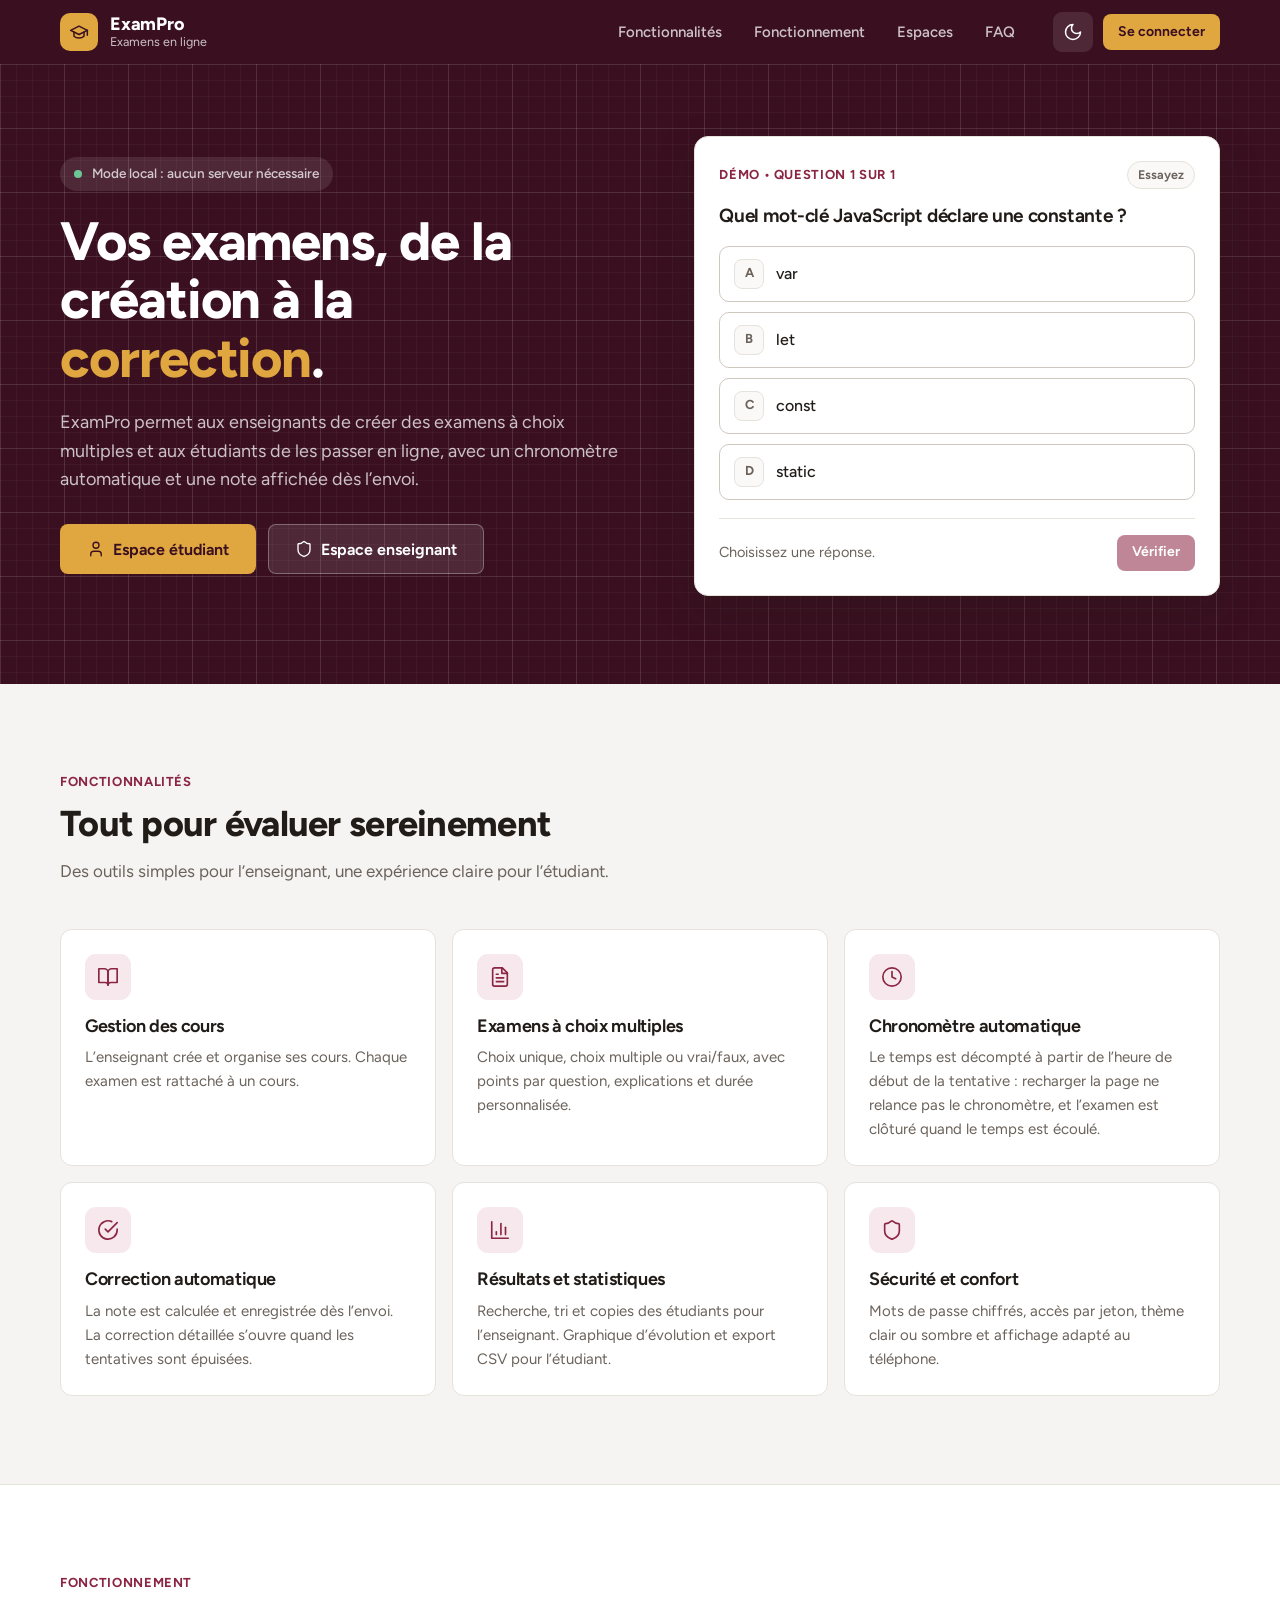
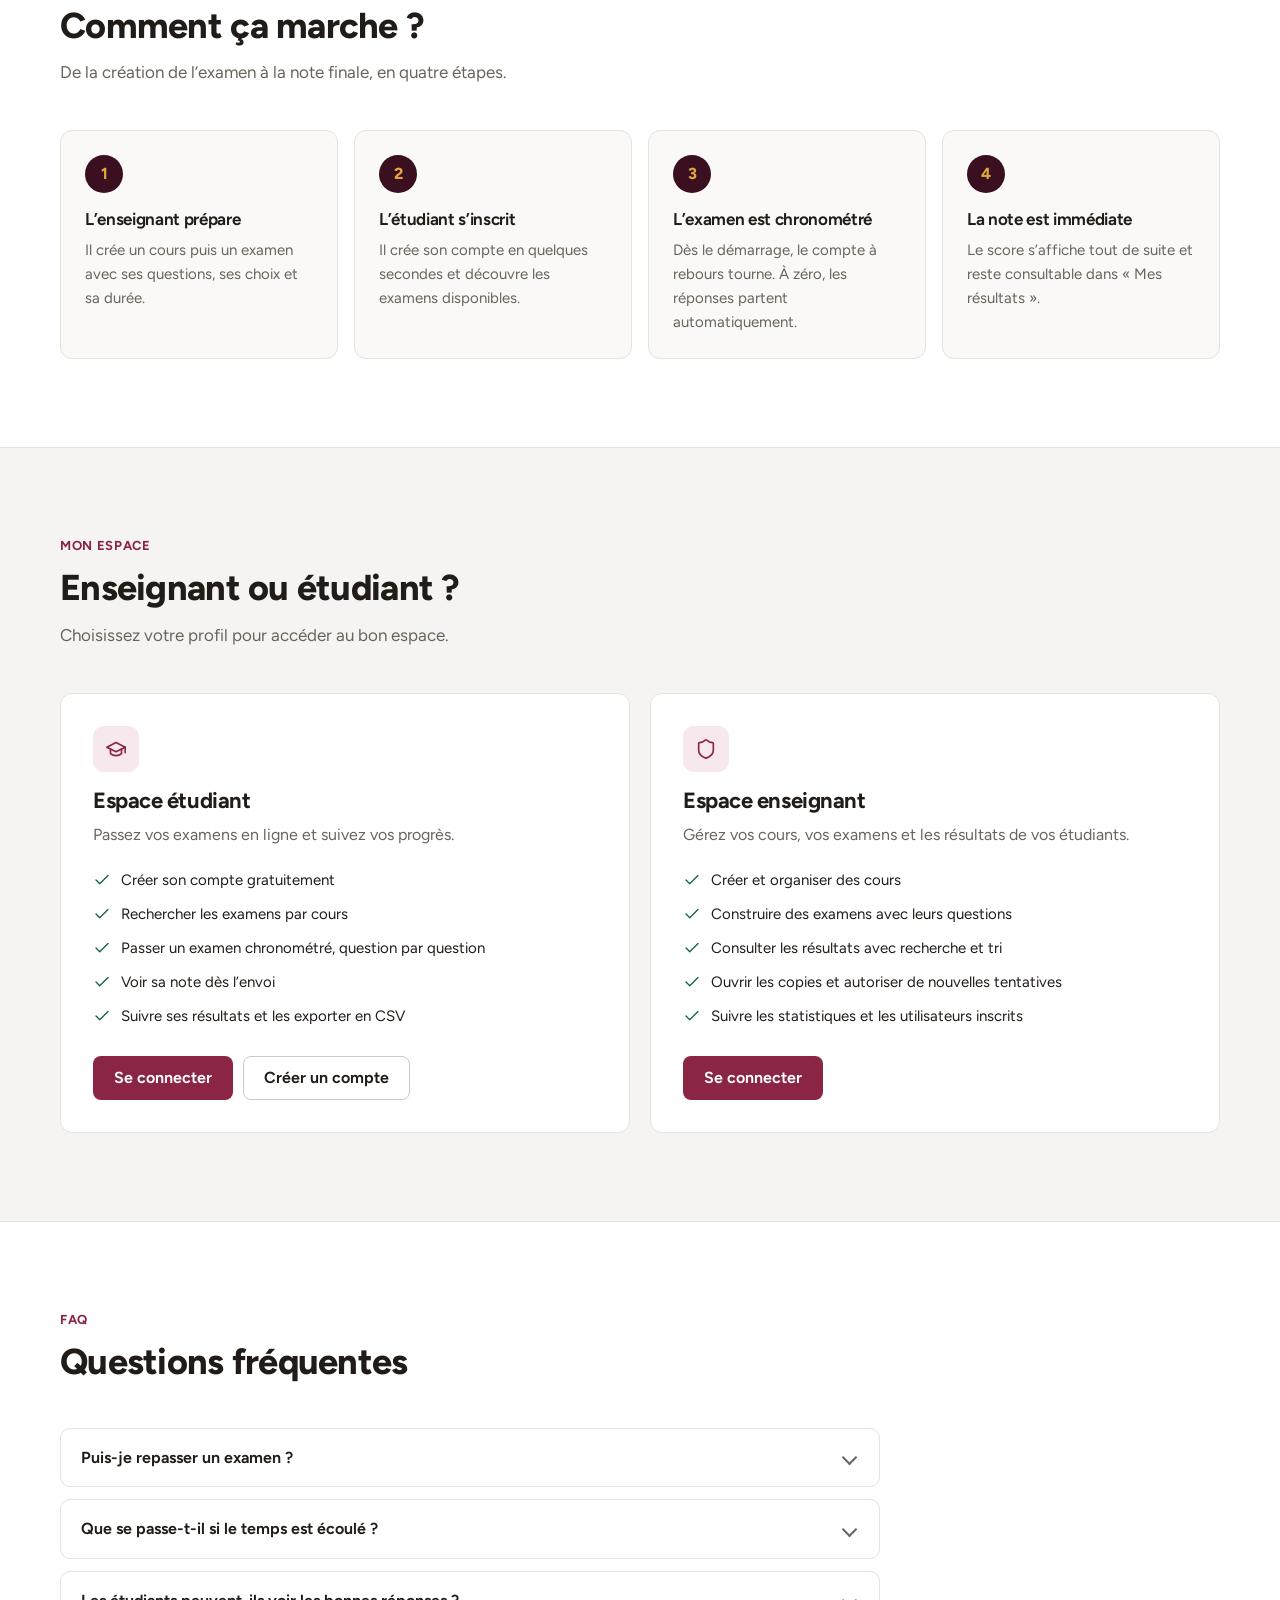
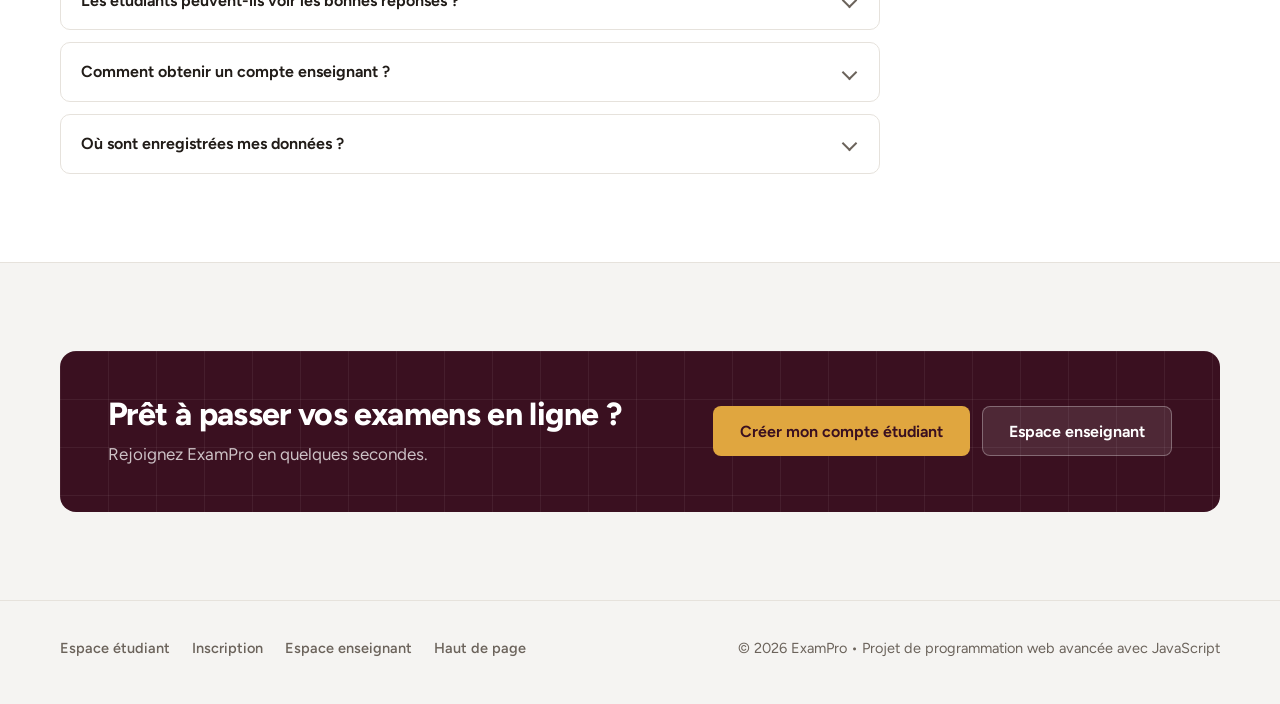
<file: index.html>
<!DOCTYPE html>
<html lang="fr">

<head>
    <meta charset="UTF-8">
    <meta name="viewport" content="width=device-width, initial-scale=1.0, viewport-fit=cover">
    <meta name="theme-color" content="#3a1020">
    <meta name="description"
        content="ExamPro : la plateforme d’examens en ligne pour les enseignants et les étudiants.">
    <title>ExamPro - Plateforme d’examens en ligne</title>
    <link rel="icon" href="favicon.svg" type="image/svg+xml">
    <link rel="preconnect" href="https://fonts.googleapis.com">
    <link rel="preconnect" href="https://fonts.gstatic.com" crossorigin>
    <link rel="stylesheet" href="https://fonts.googleapis.com/css2?family=Figtree:wght@400..800&display=swap">
    <script>try { var t = localStorage.getItem("theme"); if (t ? t === "sombre" : matchMedia("(prefers-color-scheme: dark)").matches) document.documentElement.classList.add("sombre"); } catch (e) { }</script>
    <style>
        /* =====================================================
           ExamPro : page d’accueil
           Même identité que les espaces admin et étudiant
           (lie-de-vin, safran, pierre ; thème clair et sombre).
           ===================================================== */
        :root {
            --police: "Figtree", system-ui, -apple-system, "Segoe UI", Roboto, sans-serif;
            --fond: #f5f4f2;
            --surface: #ffffff;
            --surface-2: #faf9f7;
            --bordure: #e6e2dc;
            --bordure-forte: #cfc8bf;
            --texte: #211c18;
            --discret: #6b635b;
            --principal: #8a2543;
            --principal-fonce: #701c36;
            --lien: #8a2543;
            --principal-doux: #f7e8ed;
            --accent: #e0a63f;
            --succes: #17653f;
            --succes-fond: #e2f3ea;
            --danger: #b3261e;
            --danger-fond: #fbe8e6;
            --menu-fond: #3a1020;
            --menu-texte: rgba(255, 255, 255, .74);
            --ombre: 0 16px 40px rgba(33, 28, 24, .22);
            --rayon: 12px;
            --rayon-champ: 8px;
            --haut-barre: 64px;
            color-scheme: light;
        }

        html.sombre {
            color-scheme: dark;
            --fond: #161210;
            --surface: #211b18;
            --surface-2: #1b1613;
            --bordure: #373029;
            --bordure-forte: #4d433b;
            --texte: #f3eee8;
            --discret: #aaa095;
            --principal: #c64363;
            --principal-fonce: #b03856;
            --lien: #f09ab0;
            --principal-doux: #3b1b26;
            --succes: #6cc795;
            --succes-fond: #14301f;
            --danger: #f0847b;
            --danger-fond: #3a1a18;
            --menu-fond: #230b14;
            --ombre: 0 16px 40px rgba(0, 0, 0, .55);
        }

        * {
            box-sizing: border-box;
        }

        [hidden] {
            display: none !important;
        }

        html {
            scroll-behavior: smooth;
            scroll-padding-top: calc(var(--haut-barre) + 12px);
            -webkit-text-size-adjust: 100%;
        }

        body {
            margin: 0;
            font-family: var(--police);
            font-size: 16px;
            line-height: 1.6;
            background: var(--fond);
            color: var(--texte);
        }

        h1,
        h2,
        h3 {
            margin: 0;
            line-height: 1.2;
            letter-spacing: -.02em;
        }

        p {
            margin: 0 0 12px;
        }

        a {
            color: var(--lien);
        }

        .icone {
            flex: none;
            display: block;
        }

        .conteneur {
            width: min(1160px, 100% - 48px);
            margin: 0 auto;
        }

        :focus-visible {
            outline: 3px solid color-mix(in srgb, var(--principal) 55%, transparent);
            outline-offset: 2px;
        }

        ::selection {
            background: var(--principal-doux);
            color: var(--texte);
        }

        /* ---------- Boutons ---------- */
        .bouton {
            display: inline-flex;
            align-items: center;
            justify-content: center;
            gap: 8px;
            min-height: 44px;
            padding: 10px 20px;
            background: var(--principal);
            color: #fff;
            border: 1px solid transparent;
            border-radius: var(--rayon-champ);
            font: inherit;
            font-weight: 650;
            line-height: 1.2;
            text-decoration: none;
            cursor: pointer;
            transition: background .15s, border-color .15s, color .15s;
        }

        .bouton:hover {
            background: var(--principal-fonce);
        }

        .bouton:disabled {
            opacity: .55;
            cursor: not-allowed;
        }

        .bouton.secondaire {
            background: var(--surface);
            color: var(--texte);
            border-color: var(--bordure-forte);
        }

        .bouton.secondaire:hover {
            background: var(--surface-2);
            border-color: var(--discret);
        }

        .bouton.accent {
            background: var(--accent);
            color: #3a1020;
        }

        .bouton.accent:hover {
            background: #ebb651;
        }

        .bouton.clair {
            background: rgba(255, 255, 255, .1);
            color: #fff;
            border-color: rgba(255, 255, 255, .3);
        }

        .bouton.clair:hover {
            background: rgba(255, 255, 255, .18);
        }

        .bouton.petit {
            min-height: 36px;
            padding: 6px 14px;
            font-size: 14px;
        }

        .bouton.grand {
            min-height: 50px;
            padding: 12px 26px;
            font-size: 16px;
        }

        /* ---------- Barre de navigation ---------- */
        .barre {
            position: sticky;
            top: 0;
            z-index: 50;
            background: var(--menu-fond);
            color: #fff;
            padding-top: env(safe-area-inset-top, 0px);
        }

        .barre .conteneur {
            display: flex;
            align-items: center;
            gap: 24px;
            min-height: var(--haut-barre);
        }

        .logo {
            display: flex;
            align-items: center;
            gap: 12px;
            color: #fff;
            text-decoration: none;
            margin-right: auto;
        }

        .logo-marque {
            display: grid;
            place-items: center;
            width: 38px;
            height: 38px;
            border-radius: 10px;
            background: var(--accent);
            color: #3a1020;
        }

        .logo-texte {
            display: flex;
            flex-direction: column;
            line-height: 1.15;
        }

        .logo-texte strong {
            font-size: 18px;
            font-weight: 750;
            letter-spacing: -.01em;
        }

        .logo-texte small {
            color: var(--menu-texte);
            font-size: 12.5px;
        }

        .liens-barre {
            display: flex;
            align-items: center;
            gap: 4px;
        }

        .liens-barre a {
            padding: 8px 14px;
            border-radius: 9px;
            color: var(--menu-texte);
            font-weight: 550;
            font-size: 15px;
            text-decoration: none;
            transition: background .15s, color .15s;
        }

        .liens-barre a:hover {
            background: rgba(255, 255, 255, .08);
            color: #fff;
        }

        .actions-barre {
            display: flex;
            align-items: center;
            gap: 10px;
        }

        .bouton-icone {
            display: grid;
            place-items: center;
            width: 40px;
            height: 40px;
            background: rgba(255, 255, 255, .1);
            border: 0;
            border-radius: 9px;
            color: #fff;
            cursor: pointer;
        }

        .bouton-icone:hover {
            background: rgba(255, 255, 255, .18);
        }

        #boutonMenu {
            display: none;
        }

        /* ---------- Hero ---------- */
        .hero {
            position: relative;
            color: #fff;
            background-color: var(--menu-fond);
            background-image:
                linear-gradient(rgba(255, 255, 255, .09) 1px, transparent 1px),
                linear-gradient(90deg, rgba(255, 255, 255, .09) 1px, transparent 1px),
                linear-gradient(rgba(255, 255, 255, .035) 1px, transparent 1px),
                linear-gradient(90deg, rgba(255, 255, 255, .035) 1px, transparent 1px);
            background-size: 64px 64px, 64px 64px, 16px 16px, 16px 16px;
        }

        .hero .conteneur {
            display: grid;
            grid-template-columns: 1.1fr 1fr;
            align-items: center;
            gap: 56px;
            padding: 72px 0 88px;
        }

        .etat-serveur {
            display: inline-flex;
            align-items: center;
            gap: 10px;
            margin-bottom: 22px;
            padding: 6px 14px;
            border-radius: 999px;
            background: rgba(255, 255, 255, .1);
            color: var(--menu-texte);
            font-size: 13.5px;
            font-weight: 550;
        }

        .etat-serveur .point {
            width: 8px;
            height: 8px;
            border-radius: 50%;
            background: var(--accent);
            animation: pulse 1.6s ease-in-out infinite;
        }

        .etat-serveur.en-ligne .point {
            background: #6cc795;
            animation: none;
        }

        .etat-serveur.hors-ligne .point {
            background: #f0847b;
            animation: none;
        }

        @keyframes pulse {
            50% {
                opacity: .35;
            }
        }

        .hero h1 {
            max-width: 14ch;
            font-size: clamp(34px, 5vw, 54px);
            font-weight: 750;
            line-height: 1.08;
        }

        .hero h1 em {
            font-style: normal;
            color: var(--accent);
        }

        .hero .intro {
            max-width: 52ch;
            margin: 20px 0 30px;
            color: var(--menu-texte);
            font-size: 18px;
        }

        .boutons-hero {
            display: flex;
            flex-wrap: wrap;
            gap: 12px;
        }

        .bandeau {
            display: flex;
            align-items: center;
            justify-content: space-between;
            flex-wrap: wrap;
            gap: 12px;
            margin-top: 28px;
            padding: 12px 16px;
            max-width: 520px;
            background: rgba(255, 255, 255, .1);
            border-radius: 10px;
            font-size: 14.5px;
        }

        /* ---------- Démonstration ---------- */
        .demo {
            padding: 24px;
            background: var(--surface);
            color: var(--texte);
            border: 1px solid var(--bordure);
            border-radius: 14px;
            box-shadow: var(--ombre);
        }

        .demo-entete {
            display: flex;
            align-items: center;
            justify-content: space-between;
            gap: 12px;
            margin-bottom: 14px;
        }

        .etiquette {
            color: var(--lien);
            font-size: 13px;
            font-weight: 700;
            text-transform: uppercase;
            letter-spacing: .05em;
        }

        .badge {
            display: inline-flex;
            align-items: center;
            padding: 3px 10px;
            border-radius: 999px;
            background: var(--surface-2);
            border: 1px solid var(--bordure);
            color: var(--discret);
            font-size: 12.5px;
            font-weight: 650;
        }

        .demo h3 {
            margin-bottom: 16px;
            font-size: 19px;
            font-weight: 650;
            line-height: 1.4;
        }

        #choixDemo {
            display: flex;
            flex-direction: column;
            gap: 10px;
        }

        .choix-demo {
            display: flex;
            align-items: center;
            gap: 12px;
            width: 100%;
            padding: 12px 14px;
            background: var(--surface);
            color: var(--texte);
            border: 1px solid var(--bordure-forte);
            border-radius: 10px;
            font: inherit;
            font-weight: 500;
            text-align: left;
            cursor: pointer;
            transition: border-color .15s, background .15s;
        }

        .choix-demo:hover:not(:disabled) {
            border-color: var(--principal);
            background: var(--surface-2);
        }

        .choix-demo:disabled {
            cursor: default;
        }

        .choix-demo .lettre {
            flex: none;
            display: grid;
            place-items: center;
            width: 30px;
            height: 30px;
            border-radius: 8px;
            background: var(--surface-2);
            border: 1px solid var(--bordure);
            color: var(--discret);
            font-size: 13px;
            font-weight: 700;
        }

        .choix-demo.selectionne {
            border-color: var(--principal);
            background: var(--principal-doux);
        }

        .choix-demo.selectionne .lettre {
            background: var(--principal);
            border-color: var(--principal);
            color: #fff;
        }

        .choix-demo.juste {
            border-color: var(--succes);
            background: var(--succes-fond);
        }

        .choix-demo.juste .lettre {
            background: var(--succes);
            border-color: var(--succes);
            color: #fff;
        }

        .choix-demo.faux {
            border-color: var(--danger);
            background: var(--danger-fond);
        }

        .choix-demo.faux .lettre {
            background: var(--danger);
            border-color: var(--danger);
            color: #fff;
        }

        .demo-pied {
            display: flex;
            align-items: center;
            justify-content: space-between;
            flex-wrap: wrap;
            gap: 12px;
            margin-top: 18px;
            padding-top: 16px;
            border-top: 1px solid var(--bordure);
        }

        #messageDemo {
            margin: 0;
            color: var(--discret);
            font-size: 14.5px;
        }

        #messageDemo.juste {
            color: var(--succes);
            font-weight: 650;
        }

        #messageDemo.faux {
            color: var(--danger);
            font-weight: 650;
        }

        /* ---------- Sections ---------- */
        section.bloc {
            padding: 88px 0;
        }

        section.bloc.alt {
            background: var(--surface);
            border-block: 1px solid var(--bordure);
        }

        .titre-section {
            max-width: 640px;
            margin-bottom: 44px;
        }

        .titre-section .etiquette {
            display: block;
            margin-bottom: 10px;
        }

        .titre-section h2 {
            font-size: clamp(26px, 3.4vw, 36px);
            font-weight: 750;
        }

        .titre-section p {
            margin: 12px 0 0;
            color: var(--discret);
            font-size: 17px;
        }

        .carte {
            background: var(--surface);
            border: 1px solid var(--bordure);
            border-radius: var(--rayon);
            padding: 24px;
        }

        .alt .carte {
            background: var(--surface-2);
        }

        .pastille {
            display: grid;
            place-items: center;
            width: 46px;
            height: 46px;
            margin-bottom: 16px;
            border-radius: 11px;
            background: var(--principal-doux);
            color: var(--lien);
        }

        .grille-fonctions {
            display: grid;
            grid-template-columns: repeat(3, 1fr);
            gap: 16px;
        }

        .fonction h3 {
            margin-bottom: 8px;
            font-size: 18px;
            font-weight: 650;
        }

        .fonction p {
            margin: 0;
            color: var(--discret);
            font-size: 15px;
        }

        .etapes {
            display: grid;
            grid-template-columns: repeat(4, 1fr);
            gap: 16px;
            counter-reset: etape;
        }

        .etape {
            position: relative;
        }

        .etape::before {
            counter-increment: etape;
            content: counter(etape);
            display: grid;
            place-items: center;
            width: 38px;
            height: 38px;
            margin-bottom: 16px;
            border-radius: 50%;
            background: var(--menu-fond);
            color: var(--accent);
            font-weight: 750;
        }

        html.sombre .etape::before {
            background: var(--principal-doux);
            color: var(--lien);
        }

        .etape h3 {
            margin-bottom: 8px;
            font-size: 17px;
            font-weight: 650;
        }

        .etape p {
            margin: 0;
            color: var(--discret);
            font-size: 15px;
        }

        .espaces {
            display: grid;
            grid-template-columns: 1fr 1fr;
            gap: 20px;
        }

        .espace {
            display: flex;
            flex-direction: column;
            padding: 32px;
        }

        .espace h3 {
            margin-bottom: 8px;
            font-size: 22px;
            font-weight: 700;
        }

        .espace>p {
            color: var(--discret);
        }

        .espace ul {
            list-style: none;
            margin: 8px 0 28px;
            padding: 0;
            display: flex;
            flex-direction: column;
            gap: 10px;
        }

        .espace li {
            display: flex;
            align-items: flex-start;
            gap: 10px;
            font-size: 15px;
        }

        .espace li .icone {
            margin-top: 3px;
            color: var(--succes);
        }

        .espace .actions {
            display: flex;
            flex-wrap: wrap;
            gap: 10px;
            margin-top: auto;
        }

        .espace .note {
            margin: 18px 0 0;
            color: var(--discret);
            font-size: 13.5px;
        }

        .espace code {
            padding: 1px 6px;
            background: var(--surface-2);
            border: 1px solid var(--bordure);
            border-radius: 5px;
            font-size: 13px;
        }

        /* ---------- Questions fréquentes ---------- */
        .faq {
            max-width: 820px;
            display: flex;
            flex-direction: column;
            gap: 12px;
        }

        .faq details {
            background: var(--surface);
            border: 1px solid var(--bordure);
            border-radius: 10px;
        }

        .faq summary {
            display: flex;
            align-items: center;
            justify-content: space-between;
            gap: 16px;
            padding: 16px 20px;
            font-weight: 650;
            cursor: pointer;
            list-style: none;
        }

        .faq summary::-webkit-details-marker {
            display: none;
        }

        .faq summary::after {
            content: "";
            flex: none;
            width: 9px;
            height: 9px;
            margin-right: 4px;
            border-right: 2px solid var(--discret);
            border-bottom: 2px solid var(--discret);
            transform: rotate(45deg);
            transition: transform .2s;
        }

        .faq details[open] summary::after {
            transform: rotate(-135deg);
        }

        .faq details[open] summary {
            border-bottom: 1px solid var(--bordure);
        }

        .faq details p {
            margin: 0;
            padding: 16px 20px;
            color: var(--discret);
        }

        /* ---------- Appel final ---------- */
        .appel {
            display: flex;
            align-items: center;
            justify-content: space-between;
            flex-wrap: wrap;
            gap: 24px;
            padding: 44px 48px;
            border: 0;
            border-radius: 16px;
            color: #fff;
            background-color: var(--menu-fond);
            background-image:
                linear-gradient(rgba(255, 255, 255, .06) 1px, transparent 1px),
                linear-gradient(90deg, rgba(255, 255, 255, .06) 1px, transparent 1px);
            background-size: 48px 48px;
        }

        .appel h2 {
            font-size: clamp(24px, 3vw, 32px);
            font-weight: 750;
        }

        .appel p {
            margin: 8px 0 0;
            color: var(--menu-texte);
            font-size: 17px;
        }

        .appel .actions {
            display: flex;
            flex-wrap: wrap;
            gap: 12px;
        }

        /* ---------- Pied de page ---------- */
        footer {
            padding: 36px 0 44px;
            border-top: 1px solid var(--bordure);
            color: var(--discret);
            font-size: 14.5px;
        }

        footer .conteneur {
            display: flex;
            align-items: center;
            justify-content: space-between;
            flex-wrap: wrap;
            gap: 16px 32px;
        }

        .liens-pied {
            display: flex;
            flex-wrap: wrap;
            gap: 6px 22px;
        }

        .liens-pied a {
            color: var(--discret);
            text-decoration: none;
            font-weight: 550;
        }

        .liens-pied a:hover {
            color: var(--lien);
        }

        footer p {
            margin: 0;
        }

        /* ---------- Tablette ---------- */
        @media (max-width: 960px) {
            .hero .conteneur {
                grid-template-columns: 1fr;
                gap: 40px;
                padding: 48px 0 56px;
            }

            .hero h1 {
                max-width: 18ch;
            }

            .grille-fonctions {
                grid-template-columns: 1fr 1fr;
            }

            .etapes {
                grid-template-columns: 1fr 1fr;
            }

            .espaces {
                grid-template-columns: 1fr;
            }

            section.bloc {
                padding: 64px 0;
            }
        }

        /* ---------- Mobile : menu burger en haut à droite ---------- */
        @media (max-width: 800px) {
            #boutonMenu {
                display: grid;
            }

            .barre .conteneur {
                gap: 10px;
            }

            .actions-barre .bouton {
                display: none;
            }

            .liens-barre {
                position: absolute;
                top: calc(var(--haut-barre) + env(safe-area-inset-top, 0px));
                left: 0;
                right: 0;
                flex-direction: column;
                align-items: stretch;
                gap: 2px;
                padding: 8px 16px 16px;
                background: var(--menu-fond);
                border-top: 1px solid rgba(255, 255, 255, .12);
                box-shadow: var(--ombre);
                display: none;
            }

            .menu-ouvert .liens-barre {
                display: flex;
            }

            .liens-barre a {
                padding: 12px 14px;
                font-size: 16px;
            }

            .liens-barre .lien-connexion {
                display: block;
                margin-top: 8px;
                padding: 12px 14px;
                text-align: center;
                background: var(--accent);
                color: #3a1020;
                font-weight: 650;
            }

            .liens-barre .lien-connexion:hover {
                background: #ebb651;
                color: #3a1020;
            }
        }

        @media (min-width: 801px) {
            .lien-connexion {
                display: none;
            }
        }

        @media (max-width: 600px) {
            .conteneur {
                width: calc(100% - 32px);
            }

            .hero .intro {
                font-size: 16.5px;
            }

            .boutons-hero .bouton {
                flex: 1 1 100%;
            }

            .demo {
                padding: 18px;
            }

            .grille-fonctions,
            .etapes {
                grid-template-columns: 1fr;
            }

            .titre-section {
                margin-bottom: 30px;
            }

            section.bloc {
                padding: 52px 0;
            }

            .espace {
                padding: 24px 20px;
            }

            .espace .actions .bouton {
                flex: 1 1 100%;
            }

            .appel {
                padding: 32px 22px;
            }

            .appel .actions,
            .appel .actions .bouton {
                width: 100%;
            }

            footer .conteneur {
                flex-direction: column;
                align-items: flex-start;
            }
        }

        @media (prefers-reduced-motion: reduce) {
            html {
                scroll-behavior: auto;
            }

            *,
            *::before,
            *::after {
                animation: none !important;
                transition: none !important;
            }
        }
    </style>
</head>

<body>

    <!-- ================= NAVIGATION ================= -->
    <header class="barre" id="barre">
        <div class="conteneur">
            <a class="logo" href="#accueil" aria-label="ExamPro, haut de page">
                <span class="logo-marque" data-icone="graduation-cap" data-taille="20"></span>
                <span class="logo-texte"><strong>ExamPro</strong><small>Examens en ligne</small></span>
            </a>
            <nav class="liens-barre" id="liensBarre" aria-label="Navigation principale">
                <a href="#fonctionnalites">Fonctionnalités</a>
                <a href="#fonctionnement">Fonctionnement</a>
                <a href="#espaces">Espaces</a>
                <a href="#faq">FAQ</a>
                <a href="etudiant/connexion.html" class="lien-connexion">Se connecter</a>
            </nav>
            <div class="actions-barre">
                <button type="button" id="boutonTheme" class="bouton-icone"></button>
                <a href="etudiant/connexion.html" class="bouton accent petit">Se connecter</a>
                <button type="button" id="boutonMenu" class="bouton-icone" aria-label="Ouvrir le menu"
                    aria-expanded="false" aria-controls="liensBarre"></button>
            </div>
        </div>
    </header>

    <main>

        <!-- ================= ACCUEIL ================= -->
        <section class="hero" id="accueil">
            <div class="conteneur">
                <div>
                    <div class="etat-serveur en-ligne" id="etatServeur">
                        <span class="point"></span>
                        <span id="texteEtat">Mode local : aucun serveur nécessaire</span>
                    </div>
                    <h1>Vos examens, de la création à la <em>correction</em>.</h1>
                    <p class="intro">ExamPro permet aux enseignants de créer des examens à choix multiples et aux
                        étudiants de les passer en ligne, avec un chronomètre automatique et une note
                        affichée dès l’envoi.</p>
                    <div class="boutons-hero">
                        <a href="etudiant/connexion.html" class="bouton accent grand"><span
                                data-icone="user"></span>Espace étudiant</a>
                        <a href="admin/connexion.html" class="bouton clair grand"><span
                                data-icone="shield"></span>Espace enseignant</a>
                    </div>

                    <!-- Affiché seulement si quelqu’un est déjà connecté (voir le JavaScript) -->
                    <div class="bandeau" id="bandeauConnecte" hidden>
                        <span id="texteConnecte"></span>
                        <a href="#" class="bouton accent petit" id="lienEspace">Continuer</a>
                    </div>
                </div>

                <!-- Démonstration interactive -->
                <aside class="demo" aria-label="Démonstration d’un examen">
                    <div class="demo-entete">
                        <span class="etiquette">Démo • Question 1 sur 1</span>
                        <span class="badge">Essayez</span>
                    </div>
                    <h3 id="questionDemo"></h3>
                    <div id="choixDemo"></div>
                    <div class="demo-pied">
                        <p id="messageDemo">Choisissez une réponse.</p>
                        <div>
                            <button type="button" class="bouton petit" id="boutonVerifier" disabled>Vérifier</button>
                            <button type="button" class="bouton secondaire petit" id="boutonRejouer"
                                hidden>Rejouer</button>
                        </div>
                    </div>
                </aside>
            </div>
        </section>

        <!-- ================= FONCTIONNALITÉS ================= -->
        <section class="bloc" id="fonctionnalites">
            <div class="conteneur">
                <div class="titre-section">
                    <span class="etiquette">Fonctionnalités</span>
                    <h2>Tout pour évaluer sereinement</h2>
                    <p>Des outils simples pour l’enseignant, une expérience claire pour l’étudiant.</p>
                </div>
                <div class="grille-fonctions">
                    <article class="carte fonction">
                        <span class="pastille" data-icone="book-open" data-taille="22"></span>
                        <h3>Gestion des cours</h3>
                        <p>L’enseignant crée et organise ses cours. Chaque examen est rattaché à un cours.</p>
                    </article>
                    <article class="carte fonction">
                        <span class="pastille" data-icone="file-text" data-taille="22"></span>
                        <h3>Examens à choix multiples</h3>
                        <p>Choix unique, choix multiple ou vrai/faux, avec points par question, explications et durée
                            personnalisée.</p>
                    </article>
                    <article class="carte fonction">
                        <span class="pastille" data-icone="clock" data-taille="22"></span>
                        <h3>Chronomètre automatique</h3>
                        <p>Le temps est décompté à partir de l’heure de début de la tentative : recharger la page ne relance pas le chronomètre, et l’examen est clôturé quand le temps est écoulé.
                        </p>
                    </article>
                    <article class="carte fonction">
                        <span class="pastille" data-icone="check-circle" data-taille="22"></span>
                        <h3>Correction automatique</h3>
                        <p>La note est calculée et enregistrée dès l’envoi. La correction détaillée s’ouvre quand les
                            tentatives sont épuisées.</p>
                    </article>
                    <article class="carte fonction">
                        <span class="pastille" data-icone="bar-chart" data-taille="22"></span>
                        <h3>Résultats et statistiques</h3>
                        <p>Recherche, tri et copies des étudiants pour l’enseignant. Graphique d’évolution et export CSV
                            pour l’étudiant.</p>
                    </article>
                    <article class="carte fonction">
                        <span class="pastille" data-icone="shield" data-taille="22"></span>
                        <h3>Sécurité et confort</h3>
                        <p>Mots de passe chiffrés, accès par jeton, thème clair ou sombre et affichage adapté au
                            téléphone.</p>
                    </article>
                </div>
            </div>
        </section>

        <!-- ================= FONCTIONNEMENT ================= -->
        <section class="bloc alt" id="fonctionnement">
            <div class="conteneur">
                <div class="titre-section">
                    <span class="etiquette">Fonctionnement</span>
                    <h2>Comment ça marche ?</h2>
                    <p>De la création de l’examen à la note finale, en quatre étapes.</p>
                </div>
                <div class="etapes">
                    <article class="carte etape">
                        <h3>L’enseignant prépare</h3>
                        <p>Il crée un cours puis un examen avec ses questions, ses choix et sa durée.</p>
                    </article>
                    <article class="carte etape">
                        <h3>L’étudiant s’inscrit</h3>
                        <p>Il crée son compte en quelques secondes et découvre les examens disponibles.</p>
                    </article>
                    <article class="carte etape">
                        <h3>L’examen est chronométré</h3>
                        <p>Dès le démarrage, le compte à rebours tourne. À zéro, les réponses partent automatiquement.
                        </p>
                    </article>
                    <article class="carte etape">
                        <h3>La note est immédiate</h3>
                        <p>Le score s’affiche tout de suite et reste consultable dans « Mes résultats ».</p>
                    </article>
                </div>
            </div>
        </section>

        <!-- ================= ESPACES ================= -->
        <section class="bloc" id="espaces">
            <div class="conteneur">
                <div class="titre-section">
                    <span class="etiquette">Mon espace</span>
                    <h2>Enseignant ou étudiant ?</h2>
                    <p>Choisissez votre profil pour accéder au bon espace.</p>
                </div>
                <div class="espaces">
                    <article class="carte espace">
                        <span class="pastille" data-icone="graduation-cap" data-taille="22"></span>
                        <h3>Espace étudiant</h3>
                        <p>Passez vos examens en ligne et suivez vos progrès.</p>
                        <ul>
                            <li><span data-icone="check"></span>Créer son compte gratuitement</li>
                            <li><span data-icone="check"></span>Rechercher les examens par cours</li>
                            <li><span data-icone="check"></span>Passer un examen chronométré, question par question</li>
                            <li><span data-icone="check"></span>Voir sa note dès l’envoi</li>
                            <li><span data-icone="check"></span>Suivre ses résultats et les exporter en CSV</li>
                        </ul>
                        <div class="actions">
                            <a href="etudiant/connexion.html" class="bouton">Se connecter</a>
                            <a href="etudiant/inscription.html" class="bouton secondaire">Créer un compte</a>
                        </div>
                    </article>
                    <article class="carte espace">
                        <span class="pastille" data-icone="shield" data-taille="22"></span>
                        <h3>Espace enseignant</h3>
                        <p>Gérez vos cours, vos examens et les résultats de vos étudiants.</p>
                        <ul>
                            <li><span data-icone="check"></span>Créer et organiser des cours</li>
                            <li><span data-icone="check"></span>Construire des examens avec leurs questions</li>
                            <li><span data-icone="check"></span>Consulter les résultats avec recherche et tri</li>
                            <li><span data-icone="check"></span>Ouvrir les copies et autoriser de nouvelles tentatives
                            </li>
                            <li><span data-icone="check"></span>Suivre les statistiques et les utilisateurs inscrits
                            </li>
                        </ul>
                        <div class="actions">
                            <a href="admin/connexion.html" class="bouton">Se connecter</a>
                        </div>
                    </article>
                </div>
            </div>
        </section>

        <!-- ================= FAQ ================= -->
        <section class="bloc alt" id="faq">
            <div class="conteneur">
                <div class="titre-section">
                    <span class="etiquette">FAQ</span>
                    <h2>Questions fréquentes</h2>
                </div>
                <div class="faq">
                    <details>
                        <summary>Puis-je repasser un examen ?</summary>
                        <p>Cela dépend de l’examen : par défaut, une seule tentative est accordée, et l’enseignant peut
                            autoriser de nouvelles tentatives. Quand c’est possible, le bouton « Nouvelle tentative »
                            apparaît dans la liste des examens.</p>
                    </details>
                    <details>
                        <summary>Que se passe-t-il si le temps est écoulé ?</summary>
                        <p>Les réponses déjà données sont envoyées automatiquement. Les questions sans réponse comptent
                            comme fausses.</p>
                    </details>
                    <details>
                        <summary>Les étudiants peuvent-ils voir les bonnes réponses ?</summary>
                        <p>Pas pendant l’examen : les bonnes réponses ne sont pas envoyées à la page de passage. La correction détaillée
                            devient disponible quand l’étudiant a utilisé toutes ses tentatives.</p>
                    </details>
                    <details>
                        <summary>Comment obtenir un compte enseignant ?</summary>
                        <p>Le compte enseignant est créé automatiquement à la première ouverture du site (voir le fichier <strong>base_locale.js</strong>, rubrique « Compte administrateur »). Il n’existe pas d’inscription publique pour ce rôle.</p>
                    </details>
                    <details>
                        <summary>Où sont enregistrées mes données ?</summary>
                        <p>ExamPro fonctionne sans serveur : tout est enregistré dans le navigateur de cet appareil. Les comptes et les résultats créés sur un appareil n’apparaissent donc pas sur un autre. Effacer les données du site dans le navigateur supprime aussi la base.</p>
                    </details>
                </div>
            </div>
        </section>

        <!-- ================= APPEL FINAL ================= -->
        <section class="bloc">
            <div class="conteneur">
                <div class="carte appel">
                    <div>
                        <h2>Prêt à passer vos examens en ligne ?</h2>
                        <p>Rejoignez ExamPro en quelques secondes.</p>
                    </div>
                    <div class="actions">
                        <a href="etudiant/inscription.html" class="bouton accent grand">Créer mon compte étudiant</a>
                        <a href="admin/connexion.html" class="bouton clair grand">Espace enseignant</a>
                    </div>
                </div>
            </div>
        </section>

    </main>

    <!-- ================= PIED DE PAGE ================= -->
    <footer>
        <div class="conteneur">
            <div class="liens-pied">
                <a href="etudiant/connexion.html">Espace étudiant</a>
                <a href="etudiant/inscription.html">Inscription</a>
                <a href="admin/connexion.html">Espace enseignant</a>
                <a href="#accueil">Haut de page</a>
            </div>
            <p>© <span id="annee"></span> ExamPro • Projet de programmation web avancée avec JavaScript</p>
        </div>
    </footer>

    <script>
        // ============ 1. ICÔNES (SVG en ligne, trait fin) ============
        const ICONES = {
            "graduation-cap": '<path d="M22 10 12 5 2 10l10 5 10-5z"/><path d="M6 12v5c3 3 9 3 12 0v-5"/><path d="M22 10v6"/>',
            "book-open": '<path d="M2 3h6a4 4 0 0 1 4 4v14a3 3 0 0 0-3-3H2z"/><path d="M22 3h-6a4 4 0 0 0-4 4v14a3 3 0 0 1 3-3h7z"/>',
            "file-text": '<path d="M14.5 2H6a2 2 0 0 0-2 2v16a2 2 0 0 0 2 2h12a2 2 0 0 0 2-2V7.5z"/><path d="M14 2v6h6"/><path d="M16 13H8"/><path d="M16 17H8"/><path d="M10 9H8"/>',
            "clock": '<circle cx="12" cy="12" r="10"/><path d="M12 6v6l4 2"/>',
            "check-circle": '<path d="M22 11.08V12a10 10 0 1 1-5.93-9.14"/><path d="m22 4-10 10.01-3-3"/>',
            "bar-chart": '<path d="M3 3v18h18"/><path d="M18 17V9"/><path d="M13 17V5"/><path d="M8 17v-3"/>',
            "shield": '<path d="M20 13c0 5-3.5 7.5-7.66 8.95a1 1 0 0 1-.67-.01C7.5 20.5 4 18 4 13V6a1 1 0 0 1 1-1c2 0 4.5-1.2 6.24-2.72a1.17 1.17 0 0 1 1.52 0C14.51 3.81 17 5 19 5a1 1 0 0 1 1 1z"/>',
            "user": '<path d="M19 21v-2a4 4 0 0 0-4-4H9a4 4 0 0 0-4 4v2"/><circle cx="12" cy="7" r="4"/>',
            "check": '<path d="M20 6 9 17l-5-5"/>',
            "sun": '<circle cx="12" cy="12" r="4"/><path d="M12 2v2M12 20v2M4.93 4.93l1.41 1.41M17.66 17.66l1.41 1.41M2 12h2M20 12h2M6.34 17.66l-1.41 1.41M19.07 4.93l-1.41 1.41"/>',
            "moon": '<path d="M12 3a6 6 0 0 0 9 9 9 9 0 1 1-9-9z"/>',
            "menu": '<path d="M4 6h16M4 12h16M4 18h16"/>',
            "x": '<path d="M18 6 6 18M6 6l12 12"/>'
        };

        function icone(nom, taille = 18) {
            return `<svg class="icone" width="${taille}" height="${taille}" viewBox="0 0 24 24" fill="none" stroke="currentColor" stroke-width="1.8" stroke-linecap="round" stroke-linejoin="round" aria-hidden="true" focusable="false">${ICONES[nom] || ""}</svg>`;
        }

        document.querySelectorAll("[data-icone]").forEach(element => {
            element.innerHTML = icone(element.dataset.icone, Number(element.dataset.taille) || 18);
            if (element.matches(".boutons-hero span, .espace li span")) element.style.display = "inline-flex";
        });

        // ============ 2. THÈME CLAIR / SOMBRE ============
        // Même clé « theme » que les espaces admin et étudiant : le choix est partagé.
        const boutonTheme = document.getElementById("boutonTheme");

        function majBoutonTheme() {
            const sombre = document.documentElement.classList.contains("sombre");
            boutonTheme.innerHTML = icone(sombre ? "sun" : "moon", 20);
            boutonTheme.setAttribute("aria-label", sombre ? "Passer en mode clair" : "Passer en mode sombre");
        }

        boutonTheme.addEventListener("click", () => {
            const sombre = document.documentElement.classList.toggle("sombre");
            try { localStorage.setItem("theme", sombre ? "sombre" : "clair"); } catch (e) { }
            majBoutonTheme();
        });
        majBoutonTheme();

        // ============ 3. MENU (téléphone) ============
        const boutonMenu = document.getElementById("boutonMenu");

        function basculerMenu(ouvert) {
            document.body.classList.toggle("menu-ouvert", ouvert);
            boutonMenu.setAttribute("aria-expanded", String(ouvert));
            boutonMenu.setAttribute("aria-label", ouvert ? "Fermer le menu" : "Ouvrir le menu");
            boutonMenu.innerHTML = icone(ouvert ? "x" : "menu", 22);
        }

        boutonMenu.addEventListener("click", () => basculerMenu(!document.body.classList.contains("menu-ouvert")));
        document.getElementById("liensBarre").addEventListener("click", (e) => { if (e.target.closest("a")) basculerMenu(false); });
        document.addEventListener("keydown", (e) => { if (e.key === "Escape") basculerMenu(false); });
        window.addEventListener("resize", () => { if (window.innerWidth > 800) basculerMenu(false); });
        basculerMenu(false);

        // ============ 4. DÉMONSTRATION INTERACTIVE ============
        const questionDemo = {
            texte: "Quel mot-clé JavaScript déclare une constante ?",
            choix: ["var", "let", "const", "static"],
            bonneReponse: 2
        };

        const zoneQuestion = document.getElementById("questionDemo");
        const zoneChoix = document.getElementById("choixDemo");
        const messageDemo = document.getElementById("messageDemo");
        const boutonVerifier = document.getElementById("boutonVerifier");
        const boutonRejouer = document.getElementById("boutonRejouer");
        let choixSelectionne = null;

        function afficherDemo() {
            choixSelectionne = null;
            zoneQuestion.textContent = questionDemo.texte;
            zoneChoix.replaceChildren();

            questionDemo.choix.forEach((texte, position) => {
                const bouton = document.createElement("button");
                bouton.type = "button";
                bouton.className = "choix-demo";
                bouton.innerHTML = `<span class="lettre">${String.fromCharCode(65 + position)}</span><span></span>`;
                bouton.lastChild.textContent = texte;
                bouton.addEventListener("click", () => {
                    choixSelectionne = position;
                    Array.from(zoneChoix.children).forEach((b, i) => b.classList.toggle("selectionne", i === position));
                    boutonVerifier.disabled = false;
                });
                zoneChoix.appendChild(bouton);
            });

            messageDemo.textContent = "Choisissez une réponse.";
            messageDemo.className = "";
            boutonVerifier.disabled = true;
            boutonVerifier.hidden = false;
            boutonRejouer.hidden = true;
        }

        boutonVerifier.addEventListener("click", () => {
            const juste = choixSelectionne === questionDemo.bonneReponse;
            Array.from(zoneChoix.children).forEach((bouton, i) => {
                bouton.disabled = true;
                bouton.classList.remove("selectionne");
                if (i === questionDemo.bonneReponse) bouton.classList.add("juste");
                else if (i === choixSelectionne) bouton.classList.add("faux");
            });
            messageDemo.textContent = juste ? "Bonne réponse !" : "Mauvaise réponse : la bonne est « const ».";
            messageDemo.className = juste ? "juste" : "faux";
            boutonVerifier.hidden = true;
            boutonRejouer.hidden = false;
        });

        boutonRejouer.addEventListener("click", afficherDemo);

        // ============ 6. UTILISATEUR DÉJÀ CONNECTÉ ============
        // Les pages admin et étudiant enregistrent « jeton » et « utilisateur » dans sessionStorage.
        function afficherBandeauConnecte() {
            let utilisateur = {};
            try { utilisateur = JSON.parse(sessionStorage.getItem("utilisateur") || "{}"); } catch (e) { }
            if (!sessionStorage.getItem("jeton") || !utilisateur.role) return;

            const estAdmin = utilisateur.role === "admin";
            document.getElementById("texteConnecte").textContent =
                `Connecté en tant que ${utilisateur.nom} (${estAdmin ? "enseignant" : "étudiant"})`;
            document.getElementById("lienEspace").href =
                estAdmin ? "admin/tableau_de_bord.html" : "etudiant/tableau_de_bord.html";
            document.getElementById("bandeauConnecte").hidden = false;
        }

        // ============ DÉMARRAGE ============
        document.getElementById("annee").textContent = new Date().getFullYear();
        afficherDemo();
        afficherBandeauConnecte();
    </script>
</body>

</html>
</file>
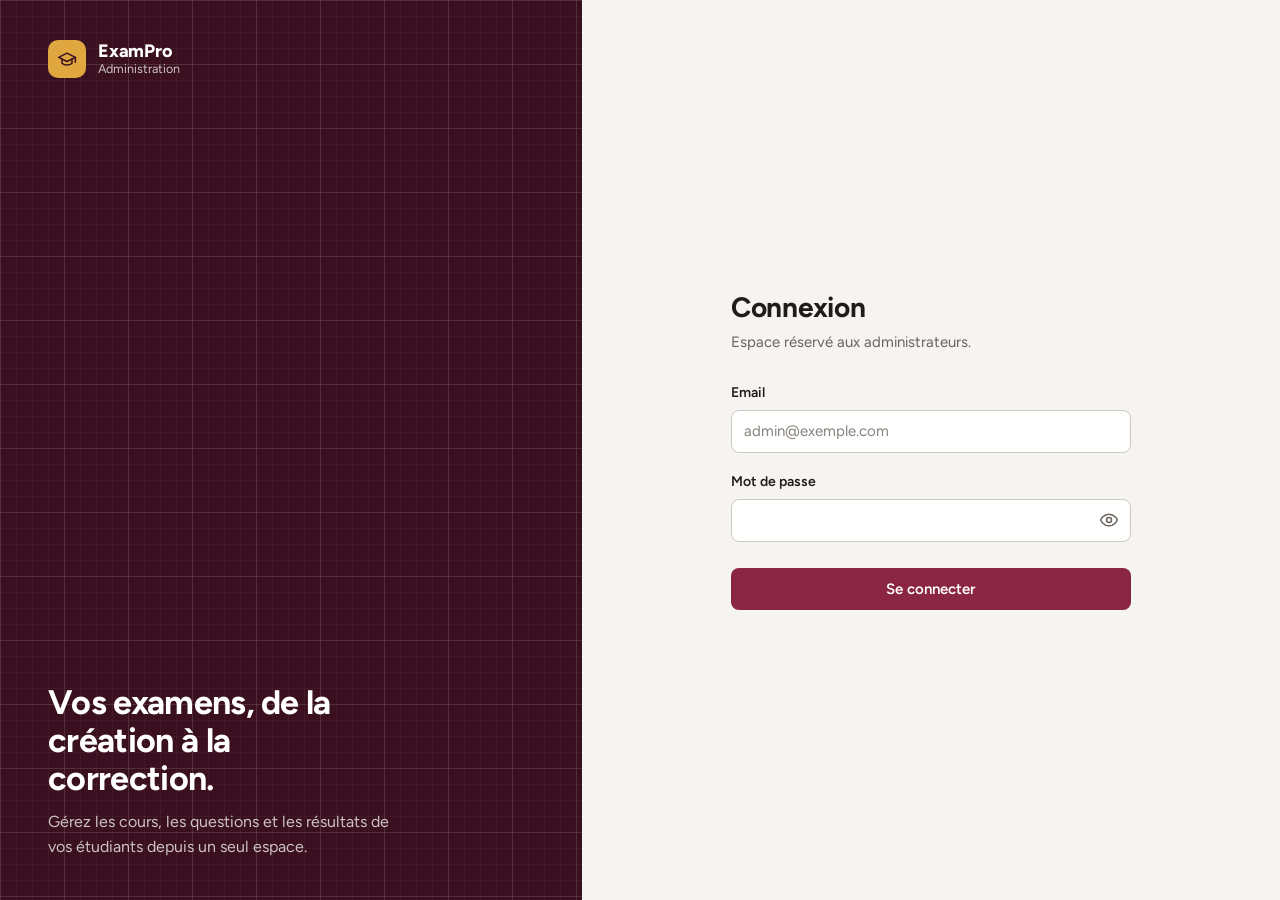
<file: admin/connexion.html>
<!DOCTYPE html>
<html lang="fr">

<head>
    <meta charset="UTF-8">
    <meta name="viewport" content="width=device-width, initial-scale=1.0">
    <meta name="theme-color" content="#3a1020">
    <title>ExamPro - Connexion administrateur</title>
    <link rel="icon" href="../favicon.svg" type="image/svg+xml">
    <link rel="preconnect" href="https://fonts.googleapis.com">
    <link rel="preconnect" href="https://fonts.gstatic.com" crossorigin>
    <link rel="stylesheet" href="https://fonts.googleapis.com/css2?family=Figtree:wght@400..800&display=swap">
    <link rel="stylesheet" href="css/admin.css">
    <script>try { var t = localStorage.getItem("theme"); if (t ? t === "sombre" : matchMedia("(prefers-color-scheme: dark)").matches) document.documentElement.classList.add("sombre"); } catch (e) { }</script>
</head>

<body data-page="connexion">
    <main class="connexion">
        <aside class="connexion-marque">
            <a class="logo" href="connexion.html" aria-label="ExamPro">
                <span class="logo-marque" data-icone="graduation-cap" data-taille="20"></span>
                <span class="logo-texte"><strong>ExamPro</strong><small>Administration</small></span>
            </a>
            <div>
                <h2>Vos examens, de la création à la correction.</h2>
                <p>Gérez les cours, les questions et les résultats de vos étudiants depuis un seul espace.</p>
            </div>
        </aside>
        <section class="connexion-formulaire">
            <form id="formulaireConnexion" novalidate>
                <h1>Connexion</h1>
                <p class="sous-titre">Espace réservé aux administrateurs.</p>
                <div class="champ">
                    <label for="email">Email</label>
                    <input type="email" id="email" placeholder="admin@exemple.com" autocomplete="username">
                </div>
                <div class="champ">
                    <label for="motDePasse">Mot de passe</label>
                    <div class="mot-de-passe">
                        <input type="password" id="motDePasse" autocomplete="current-password">
                        <button type="button" id="afficherMotDePasse" class="bascule-mot-de-passe" aria-label="Afficher le mot de passe" aria-pressed="false"></button>
                    </div>
                </div>
                <button type="submit" id="boutonConnexion" class="bouton">Se connecter</button>
            </form>
        </section>
    </main>
    <script src="../base_locale.js"></script>
    <script src="js/api.js"></script>
    <script src="js/commun.js"></script>
    <script src="js/connexion.js"></script>
</body>

</html>
</file>
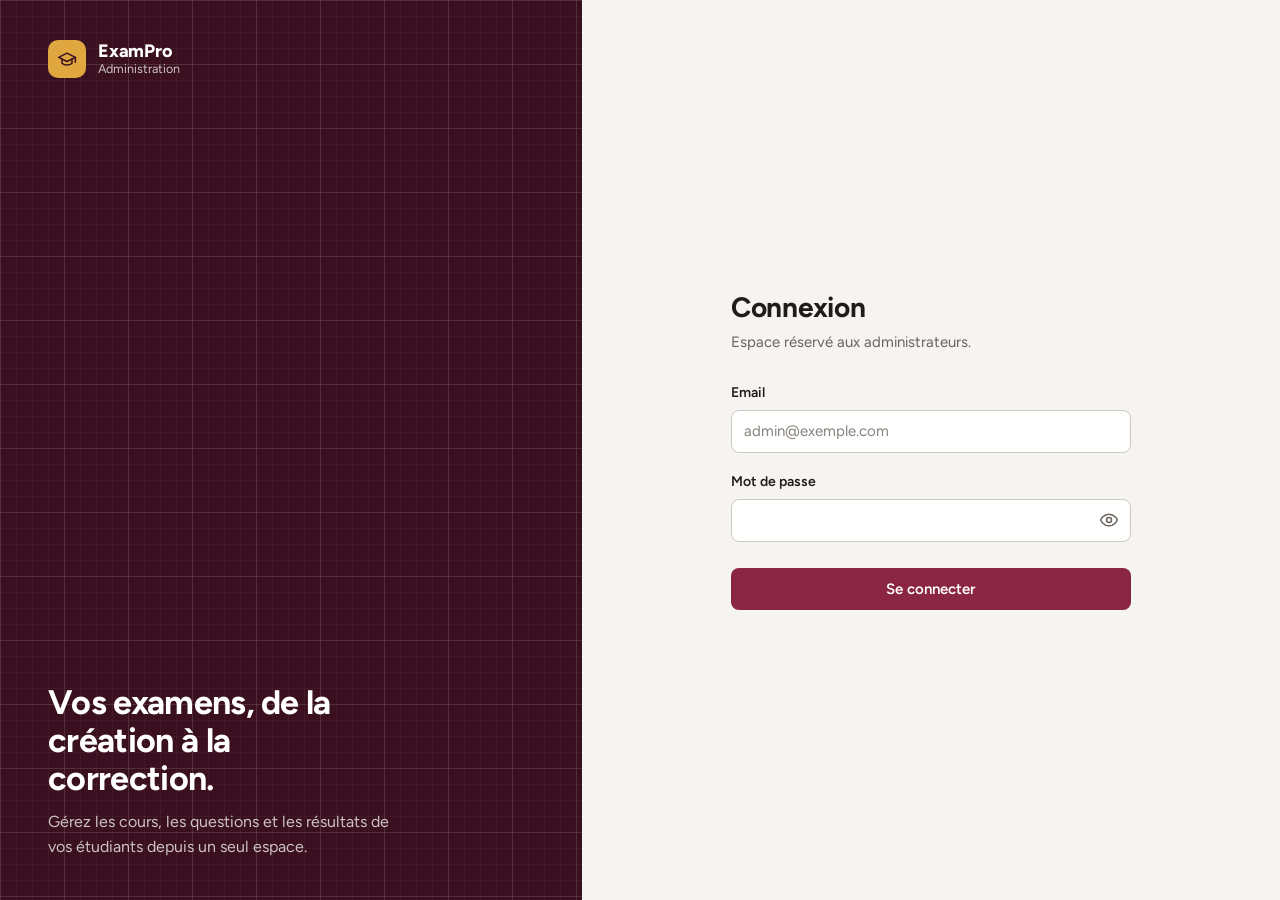
<file: admin/cours.html>
<!DOCTYPE html>
<html lang="fr">

<head>
    <meta charset="UTF-8">
    <meta name="viewport" content="width=device-width, initial-scale=1.0">
    <meta name="theme-color" content="#3a1020">
    <title>ExamPro - Cours</title>
    <link rel="icon" href="../favicon.svg" type="image/svg+xml">
    <link rel="preconnect" href="https://fonts.googleapis.com">
    <link rel="preconnect" href="https://fonts.gstatic.com" crossorigin>
    <link rel="stylesheet" href="https://fonts.googleapis.com/css2?family=Figtree:wght@400..800&display=swap">
    <link rel="stylesheet" href="css/admin.css">
    <script>try { var t = localStorage.getItem("theme"); if (t ? t === "sombre" : matchMedia("(prefers-color-scheme: dark)").matches) document.documentElement.classList.add("sombre"); } catch (e) { }</script>
</head>

<body data-page="cours">
    <header id="entete"></header>
    <main>
        <div class="entete-page">
            <div>
                <h1>Gestion des cours</h1>
                <p class="sous-titre">Créez les cours auxquels vos examens sont rattachés.</p>
            </div>
        </div>
        <form id="formulaireCours" class="carte" novalidate>
            <h2 id="titreFormulaire">Ajouter un cours</h2>
            <div class="champ">
                <label for="titre">Titre</label>
                <input type="text" id="titre" placeholder="Ex : Mathématiques">
            </div>
            <div class="champ">
                <label for="description">Description</label>
                <textarea id="description" rows="3" maxlength="200"></textarea>
            </div>
            <div id="compteurCaracteres" class="compteur">0 / 200</div>
            <div class="actions">
                <button type="submit" id="boutonEnregistrer" class="bouton">Enregistrer</button>
                <button type="button" id="boutonAnnuler" class="bouton secondaire" hidden>Annuler la modification</button>
            </div>
        </form>
        <section class="carte">
            <div class="barre-outils">
                <div class="recherche">
                    <span class="ico" data-icone="search"></span>
                    <input type="search" id="recherche" placeholder="Rechercher un cours..." aria-label="Rechercher un cours">
                </div>
            </div>
            <div class="tableau-defilant">
                <table>
                    <thead>
                        <tr>
                            <th>Titre</th>
                            <th>Description</th>
                            <th>Actions</th>
                        </tr>
                    </thead>
                    <tbody id="listeCours"></tbody>
                </table>
            </div>
        </section>
    </main>
    <script src="../base_locale.js"></script>
    <script src="js/api.js"></script>
    <script src="js/commun.js"></script>
    <script src="js/cours.js"></script>
</body>

</html>
</file>
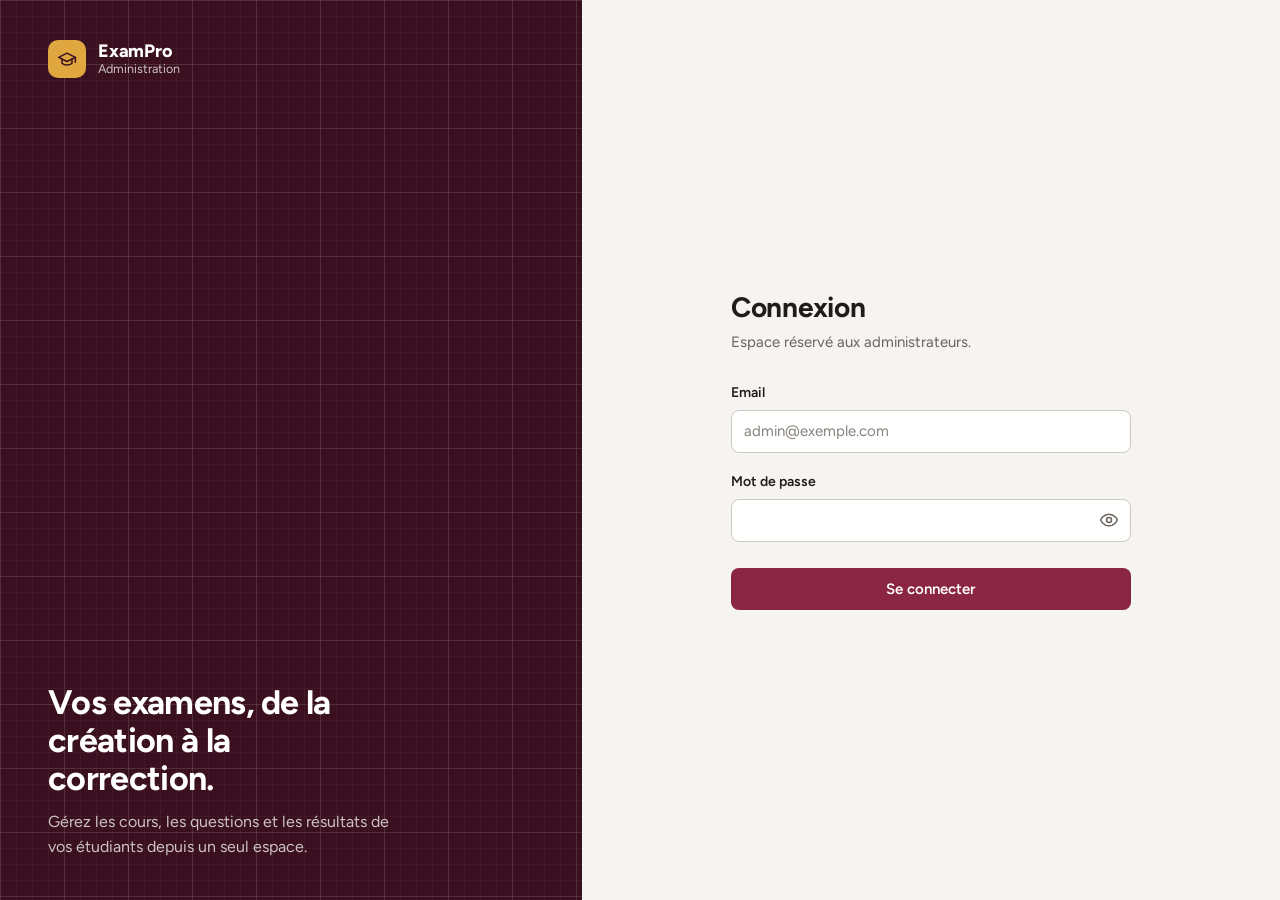
<file: admin/examens.html>
<!DOCTYPE html>
<html lang="fr">

<head>
    <meta charset="UTF-8">
    <meta name="viewport" content="width=device-width, initial-scale=1.0">
    <meta name="theme-color" content="#3a1020">
    <title>ExamPro - Examens</title>
    <link rel="icon" href="../favicon.svg" type="image/svg+xml">
    <link rel="preconnect" href="https://fonts.googleapis.com">
    <link rel="preconnect" href="https://fonts.gstatic.com" crossorigin>
    <link rel="stylesheet" href="https://fonts.googleapis.com/css2?family=Figtree:wght@400..800&display=swap">
    <link rel="stylesheet" href="css/admin.css">
    <script>try { var t = localStorage.getItem("theme"); if (t ? t === "sombre" : matchMedia("(prefers-color-scheme: dark)").matches) document.documentElement.classList.add("sombre"); } catch (e) { }</script>
</head>

<body data-page="examens">
    <header id="entete"></header>
    <main>
        <div class="entete-page">
            <div>
                <h1>Gestion des examens</h1>
                <p class="sous-titre">Créez des examens, ajoutez des questions et suivez leur utilisation.</p>
            </div>
            <button type="button" id="boutonAfficherFormulaire" class="bouton"><span data-icone="plus"></span><span>Nouvel examen</span></button>
        </div>
        <form id="formulaireExamen" class="carte" novalidate hidden>
            <h2 id="titreFormulaire">Créer un examen</h2>
            <p class="bandeau-mode" id="messageMode" hidden></p>
            <div id="blocBase">
                <div class="champs-2">
                    <div class="champ">
                        <label for="coursId">Cours</label>
                        <select id="coursId"></select>
                    </div>
                    <div class="champ">
                        <label for="dureeExamen">Durée (en minutes)</label>
                        <input type="number" id="dureeExamen" min="1" value="30">
                    </div>
                </div>
                <div class="champ">
                    <label for="titreExamen">Titre de l'examen</label>
                    <input type="text" id="titreExamen">
                </div>
            </div>
            <div id="blocQuestions">
                <h3>Questions</h3>
                <p id="totalPoints" class="note-info"></p>
                <div id="zoneQuestions"></div>
                <button type="button" id="boutonAjouterQuestion" class="bouton secondaire"><span data-icone="plus"></span><span>Ajouter une question</span></button>
            </div>
            <div class="actions pied-formulaire">
                <button type="submit" id="boutonEnregistrer" class="bouton">Enregistrer l'examen</button>
                <button type="button" id="boutonAnnuler" class="bouton secondaire">Annuler</button>
            </div>
        </form>
        <section class="carte">
            <p id="resumeExamens"></p>
            <p class="note-info">
                <span data-icone="lock"></span>
                <span>Dès qu'un étudiant a commencé un examen, celui-ci est <strong>verrouillé</strong> :
                    il ne peut plus être modifié ni supprimé, afin de protéger les notes déjà enregistrées.
                    Utilisez <strong>Dupliquer</strong> pour en créer une nouvelle version.</span>
            </p>
            <div class="tableau-defilant">
                <table>
                    <thead>
                        <tr>
                            <th>Titre</th>
                            <th>Cours</th>
                            <th>Durée</th>
                            <th>Questions</th>
                            <th>Étudiants</th>
                            <th>Actions</th>
                        </tr>
                    </thead>
                    <tbody id="listeExamens"></tbody>
                </table>
            </div>
        </section>
    </main>
    <script src="../base_locale.js"></script>
    <script src="js/api.js"></script>
    <script src="js/commun.js"></script>
    <script src="js/examens.js"></script>
</body>

</html>
</file>
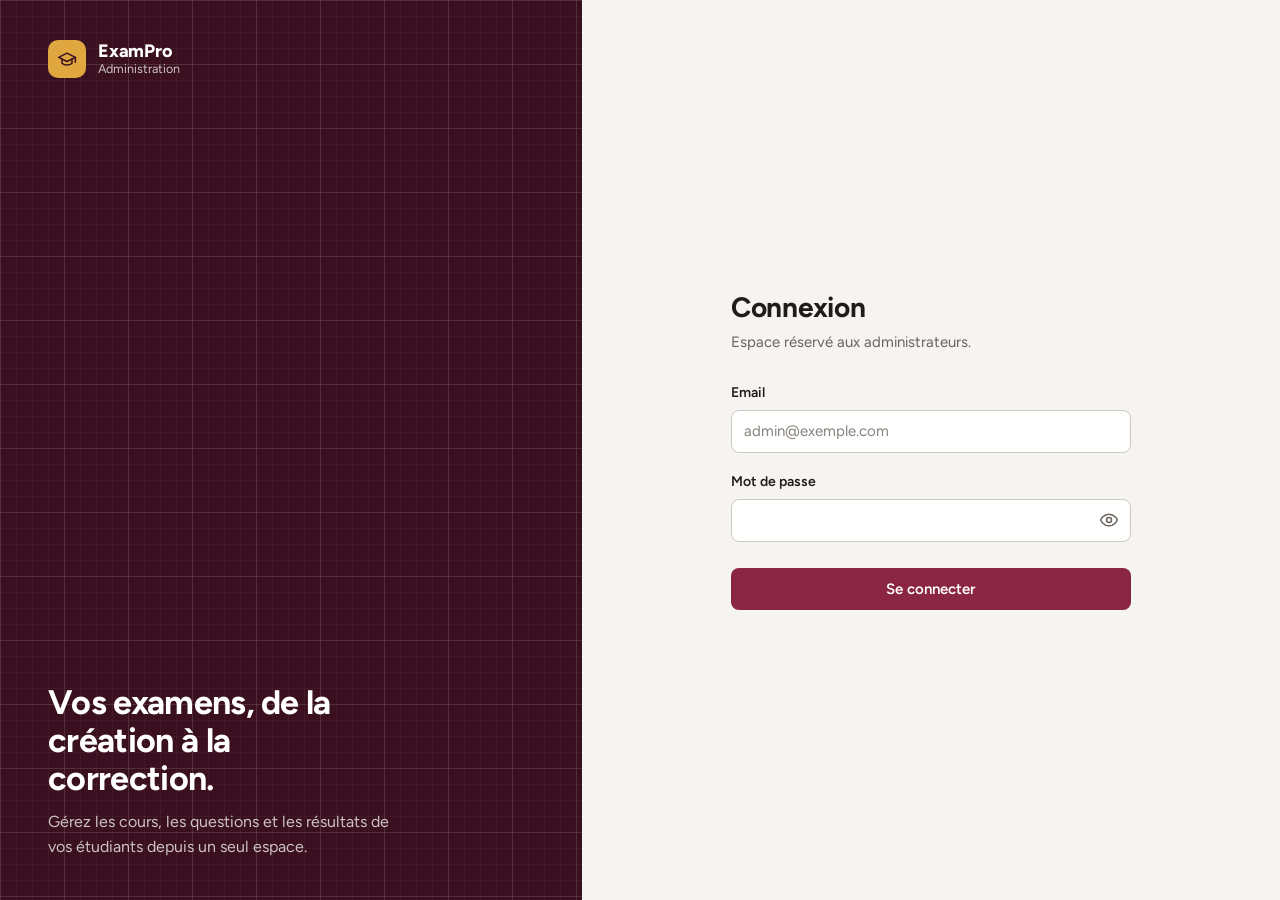
<file: admin/resultats.html>
<!DOCTYPE html>
<html lang="fr">

<head>
    <meta charset="UTF-8">
    <meta name="viewport" content="width=device-width, initial-scale=1.0">
    <meta name="theme-color" content="#3a1020">
    <title>ExamPro - Résultats</title>
    <link rel="icon" href="../favicon.svg" type="image/svg+xml">
    <link rel="preconnect" href="https://fonts.googleapis.com">
    <link rel="preconnect" href="https://fonts.gstatic.com" crossorigin>
    <link rel="stylesheet" href="https://fonts.googleapis.com/css2?family=Figtree:wght@400..800&display=swap">
    <link rel="stylesheet" href="css/admin.css">
    <script>try { var t = localStorage.getItem("theme"); if (t ? t === "sombre" : matchMedia("(prefers-color-scheme: dark)").matches) document.documentElement.classList.add("sombre"); } catch (e) { }</script>
</head>

<body data-page="resultats">
    <header id="entete"></header>
    <main>
        <div class="entete-page">
            <div>
                <h1>Résultats des étudiants</h1>
                <p class="sous-titre">Consultez les notes, ouvrez les copies et autorisez de nouvelles tentatives.</p>
            </div>
        </div>
        <section class="grille">
            <article class="carte stat">
                <span class="stat-icone" data-icone="clipboard-check" data-taille="22"></span>
                <div class="stat-texte"><strong id="nbResultats">0</strong><span>Résultats</span></div>
            </article>
            <article class="carte stat">
                <span class="stat-icone" data-icone="trending-up" data-taille="22"></span>
                <div class="stat-texte"><strong id="moyenne">0 %</strong><span>Moyenne</span></div>
            </article>
            <article class="carte stat">
                <span class="stat-icone" data-icone="award" data-taille="22"></span>
                <div class="stat-texte"><strong id="meilleure">0 %</strong><span>Meilleure note</span></div>
            </article>
        </section>
        <section class="carte">
            <div class="barre-outils">
                <div class="recherche">
                    <span class="ico" data-icone="search"></span>
                    <input type="search" id="recherche" placeholder="Rechercher par étudiant, email ou examen..." aria-label="Rechercher un résultat">
                </div>
            </div>
            <div class="tableau-defilant">
                <table>
                    <thead>
                        <tr>
                            <th data-cle="etudiant_nom">Étudiant</th>
                            <th data-cle="examen_titre">Examen</th>
                            <th data-cle="score">Note</th>
                            <th data-cle="pourcentage">Pourcentage</th>
                            <th data-cle="date_passage">Date</th>
                            <th>Actions</th>
                        </tr>
                    </thead>
                    <tbody id="listeResultats"></tbody>
                </table>
            </div>
        </section>
        <dialog id="dialogueCopie" class="dialogue-copie">
            <div id="contenuCopie"></div>
            <div class="actions"><button type="button" id="fermerCopie" class="bouton secondaire">Fermer</button></div>
        </dialog>
    </main>
    <script src="../base_locale.js"></script>
    <script src="js/api.js"></script>
    <script src="js/commun.js"></script>
    <script src="js/resultats.js"></script>
</body>

</html>
</file>
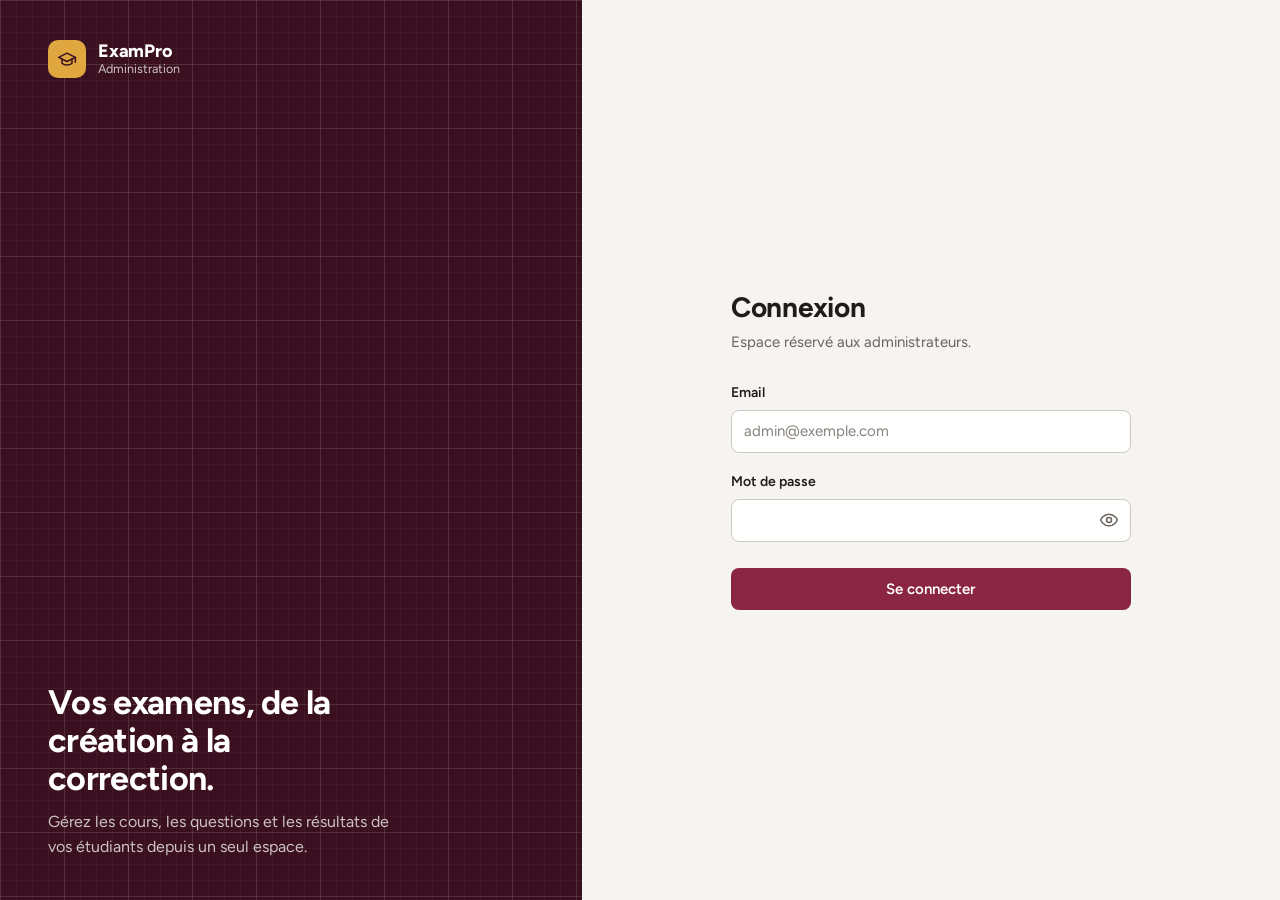
<file: admin/tableau_de_bord.html>
<!DOCTYPE html>
<html lang="fr">

<head>
    <meta charset="UTF-8">
    <meta name="viewport" content="width=device-width, initial-scale=1.0">
    <meta name="theme-color" content="#3a1020">
    <title>ExamPro - Tableau de bord</title>
    <link rel="icon" href="../favicon.svg" type="image/svg+xml">
    <link rel="preconnect" href="https://fonts.googleapis.com">
    <link rel="preconnect" href="https://fonts.gstatic.com" crossorigin>
    <link rel="stylesheet" href="https://fonts.googleapis.com/css2?family=Figtree:wght@400..800&display=swap">
    <link rel="stylesheet" href="css/admin.css">
    <script>try { var t = localStorage.getItem("theme"); if (t ? t === "sombre" : matchMedia("(prefers-color-scheme: dark)").matches) document.documentElement.classList.add("sombre"); } catch (e) { }</script>
</head>

<body data-page="tableau_de_bord">
    <header id="entete"></header>
    <main>
        <div class="entete-page">
            <div>
                <h1 id="salutation">Bonjour</h1>
                <p class="sous-titre" id="dateJour"></p>
            </div>
        </div>
        <section class="grille">
            <article class="carte stat">
                <span class="stat-icone" data-icone="users" data-taille="22"></span>
                <div class="stat-texte"><strong id="nbEtudiants">0</strong><span>Étudiants</span></div>
            </article>
            <article class="carte stat">
                <span class="stat-icone" data-icone="book-open" data-taille="22"></span>
                <div class="stat-texte"><strong id="nbCours">0</strong><span>Cours</span></div>
            </article>
            <article class="carte stat">
                <span class="stat-icone" data-icone="file-text" data-taille="22"></span>
                <div class="stat-texte"><strong id="nbExamens">0</strong><span>Examens</span></div>
            </article>
            <article class="carte stat">
                <span class="stat-icone" data-icone="clipboard-check" data-taille="22"></span>
                <div class="stat-texte"><strong id="nbResultats">0</strong><span>Résultats</span></div>
            </article>
        </section>
        <section class="carte">
            <h2>Derniers utilisateurs inscrits</h2>
            <div class="tableau-defilant">
                <table>
                    <thead>
                        <tr>
                            <th>Nom</th>
                            <th>Email</th>
                            <th>Rôle</th>
                        </tr>
                    </thead>
                    <tbody id="derniersUtilisateurs"></tbody>
                </table>
            </div>
        </section>
    </main>
    <script src="../base_locale.js"></script>
    <script src="js/api.js"></script>
    <script src="js/commun.js"></script>
    <script src="js/tableau_de_bord.js"></script>
</body>

</html>
</file>
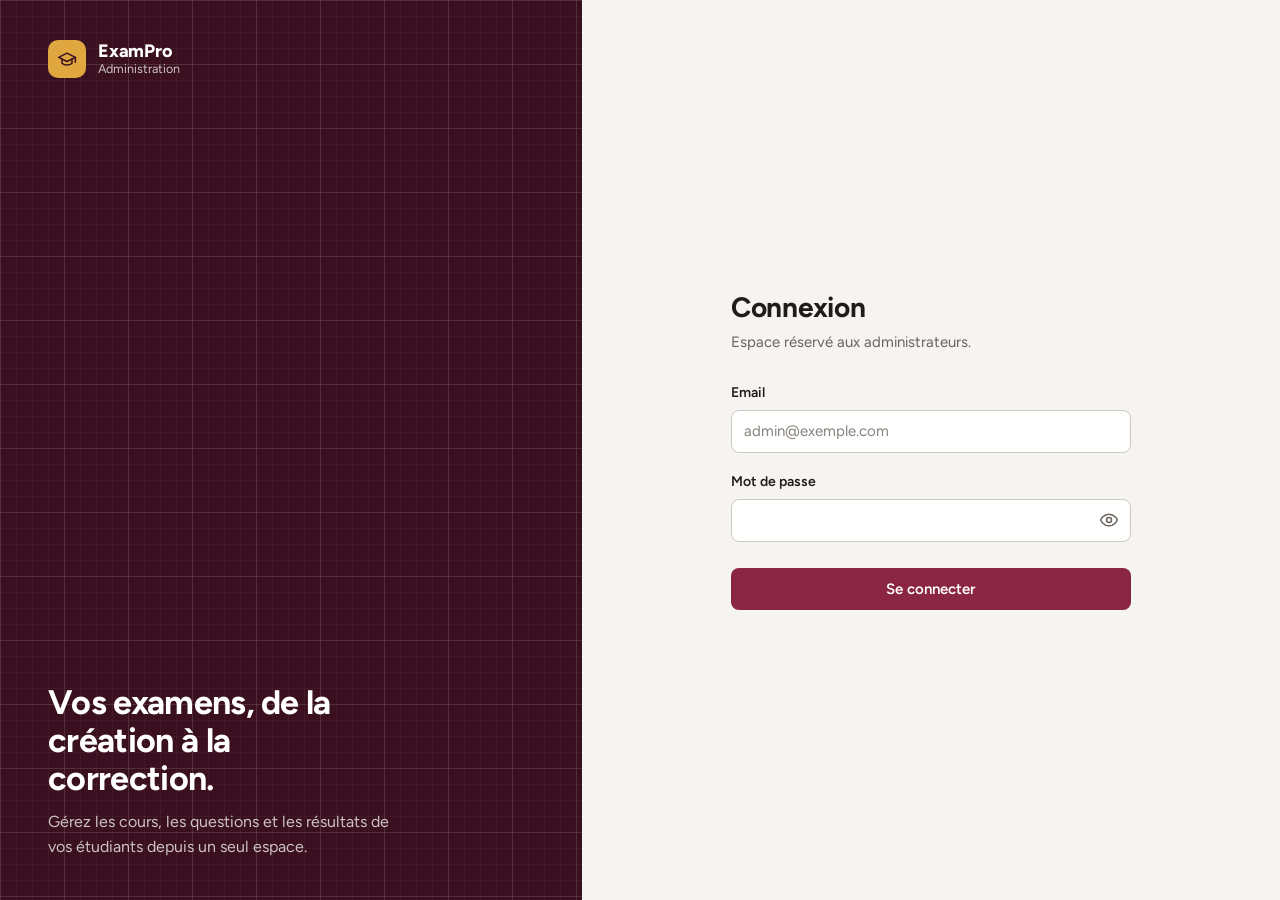
<file: admin/utilisateurs.html>
<!DOCTYPE html>
<html lang="fr">

<head>
    <meta charset="UTF-8">
    <meta name="viewport" content="width=device-width, initial-scale=1.0">
    <meta name="theme-color" content="#3a1020">
    <title>ExamPro - Utilisateurs</title>
    <link rel="icon" href="../favicon.svg" type="image/svg+xml">
    <link rel="preconnect" href="https://fonts.googleapis.com">
    <link rel="preconnect" href="https://fonts.gstatic.com" crossorigin>
    <link rel="stylesheet" href="https://fonts.googleapis.com/css2?family=Figtree:wght@400..800&display=swap">
    <link rel="stylesheet" href="css/admin.css">
    <script>try { var t = localStorage.getItem("theme"); if (t ? t === "sombre" : matchMedia("(prefers-color-scheme: dark)").matches) document.documentElement.classList.add("sombre"); } catch (e) { }</script>
</head>

<body data-page="utilisateurs">
    <header id="entete"></header>
    <main>
        <div class="entete-page">
            <div>
                <h1>Utilisateurs</h1>
                <p class="sous-titre">Étudiants et administrateurs inscrits sur la plateforme.</p>
            </div>
        </div>
        <section class="grille">
            <article class="carte stat">
                <span class="stat-icone" data-icone="users" data-taille="22"></span>
                <div class="stat-texte"><strong id="totalUtilisateurs">0</strong><span>Total</span></div>
            </article>
            <article class="carte stat">
                <span class="stat-icone" data-icone="graduation-cap" data-taille="22"></span>
                <div class="stat-texte"><strong id="totalEtudiants">0</strong><span>Étudiants</span></div>
            </article>
            <article class="carte stat">
                <span class="stat-icone" data-icone="shield" data-taille="22"></span>
                <div class="stat-texte"><strong id="totalAdmins">0</strong><span>Administrateurs</span></div>
            </article>
        </section>
        <section class="carte">
            <div class="barre-outils">
                <div class="recherche">
                    <span class="ico" data-icone="search"></span>
                    <input type="search" id="recherche" placeholder="Rechercher par nom ou email..." aria-label="Rechercher un utilisateur">
                </div>
                <select id="filtreRole" aria-label="Filtrer par rôle">
                    <option value="tous">Tous les rôles</option>
                    <option value="etudiant">Étudiants</option>
                    <option value="admin">Administrateurs</option>
                </select>
            </div>
            <div class="tableau-defilant">
                <table>
                    <thead>
                        <tr>
                            <th>ID</th>
                            <th>Nom</th>
                            <th>Email</th>
                            <th>Rôle</th>
                        </tr>
                    </thead>
                    <tbody id="listeUtilisateurs"></tbody>
                </table>
            </div>
        </section>
    </main>
    <script src="../base_locale.js"></script>
    <script src="js/api.js"></script>
    <script src="js/commun.js"></script>
    <script src="js/utilisateurs.js"></script>
</body>

</html>
</file>
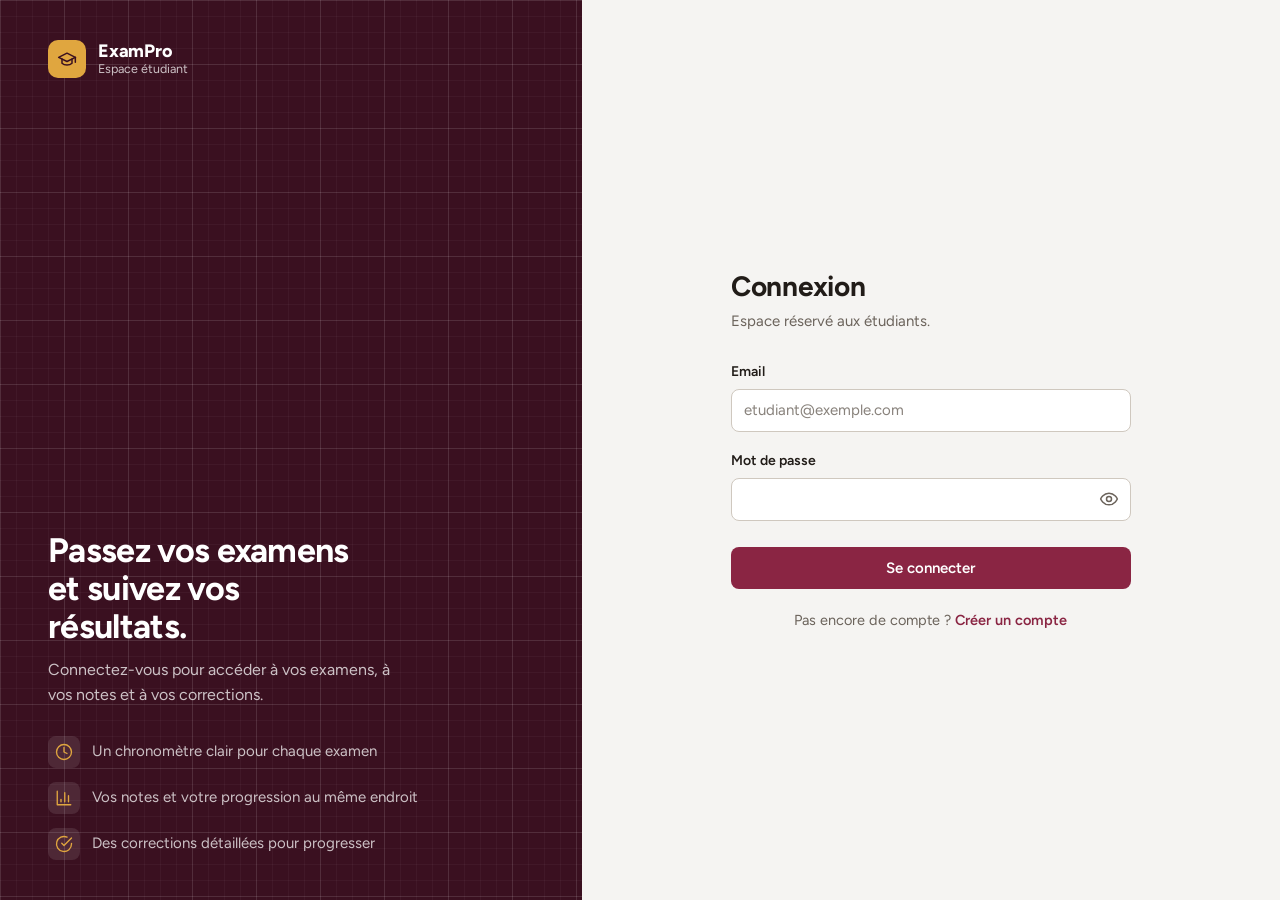
<file: etudiant/connexion.html>
<!DOCTYPE html>
<html lang="fr">

<head>
    <meta charset="UTF-8">
    <meta name="viewport" content="width=device-width, initial-scale=1.0, viewport-fit=cover">
    <meta name="theme-color" content="#3a1020">
    <title>ExamPro - Connexion étudiant</title>
    <link rel="icon" href="../favicon.svg" type="image/svg+xml">
    <link rel="preconnect" href="https://fonts.googleapis.com">
    <link rel="preconnect" href="https://fonts.gstatic.com" crossorigin>
    <link rel="stylesheet" href="https://fonts.googleapis.com/css2?family=Figtree:wght@400..800&display=swap">
    <link rel="stylesheet" href="css/etudiant.css">
    <script>try { var t = localStorage.getItem("theme"); if (t ? t === "sombre" : matchMedia("(prefers-color-scheme: dark)").matches) document.documentElement.classList.add("sombre"); } catch (e) { }</script>
</head>

<body data-page="connexion">
    <main class="connexion">
        <aside class="connexion-marque">
            <a class="logo" href="connexion.html" aria-label="ExamPro">
                <span class="logo-marque" data-icone="graduation-cap" data-taille="20"></span>
                <span class="logo-texte"><strong>ExamPro</strong><small>Espace étudiant</small></span>
            </a>
            <div>
                <h2>Passez vos examens et suivez vos résultats.</h2>
                <p>Connectez-vous pour accéder à vos examens, à vos notes et à vos corrections.</p>
                <ul>
                    <li><span class="puce" data-icone="clock" data-taille="18"></span>Un chronomètre clair pour chaque examen</li>
                    <li><span class="puce" data-icone="bar-chart" data-taille="18"></span>Vos notes et votre progression au même endroit</li>
                    <li><span class="puce" data-icone="check-circle" data-taille="18"></span>Des corrections détaillées pour progresser</li>
                </ul>
            </div>
        </aside>
        <section class="connexion-formulaire">
            <form id="formulaireConnexion" novalidate>
                <h1>Connexion</h1>
                <p class="sous-titre">Espace réservé aux étudiants.</p>
                <div class="champ">
                    <label for="email">Email</label>
                    <input type="email" id="email" placeholder="etudiant@exemple.com" autocomplete="username">
                </div>
                <div class="champ">
                    <label for="motDePasse">Mot de passe</label>
                    <div class="mot-de-passe">
                        <input type="password" id="motDePasse" autocomplete="current-password">
                        <button type="button" id="afficherMotDePasse" class="bascule-mot-de-passe" aria-label="Afficher le mot de passe" aria-pressed="false"></button>
                    </div>
                </div>
                <button type="submit" id="boutonConnexion" class="bouton">Se connecter</button>
                <p class="lien-bas">Pas encore de compte ? <a href="inscription.html">Créer un compte</a></p>
            </form>
        </section>
    </main>
    <script src="../base_locale.js"></script>
    <script src="js/api.js"></script>
    <script src="js/commun.js"></script>
    <script src="js/connexion.js"></script>
</body>

</html>
</file>
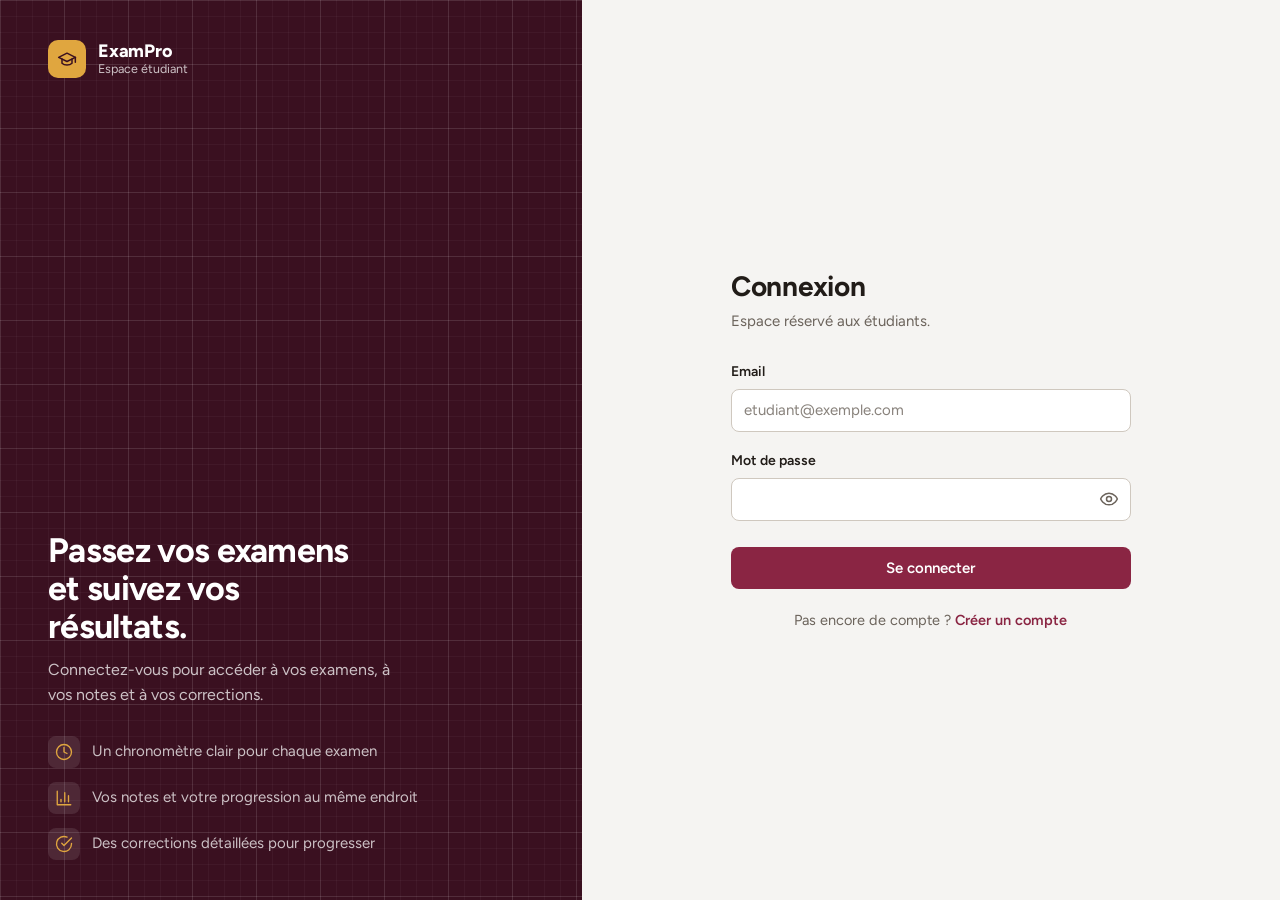
<file: etudiant/examens.html>
<!DOCTYPE html>
<html lang="fr">

<head>
    <meta charset="UTF-8">
    <meta name="viewport" content="width=device-width, initial-scale=1.0, viewport-fit=cover">
    <meta name="theme-color" content="#3a1020">
    <title>ExamPro - Examens</title>
    <link rel="icon" href="../favicon.svg" type="image/svg+xml">
    <link rel="preconnect" href="https://fonts.googleapis.com">
    <link rel="preconnect" href="https://fonts.gstatic.com" crossorigin>
    <link rel="stylesheet" href="https://fonts.googleapis.com/css2?family=Figtree:wght@400..800&display=swap">
    <link rel="stylesheet" href="css/etudiant.css">
    <script>try { var t = localStorage.getItem("theme"); if (t ? t === "sombre" : matchMedia("(prefers-color-scheme: dark)").matches) document.documentElement.classList.add("sombre"); } catch (e) { }</script>
</head>

<body data-page="examens">
    <header id="entete"></header>
    <main>
        <div class="entete-page">
            <div>
                <h1>Examens</h1>
                <p class="sous-titre">Retrouvez les examens ouverts, reprenez ceux en cours et repassez ceux qui le permettent.</p>
            </div>
        </div>
        <section class="carte">
            <div class="barre-outils">
                <div class="recherche">
                    <span class="ico" data-icone="search"></span>
                    <input type="search" id="recherche" placeholder="Rechercher un examen ou un cours..." aria-label="Rechercher un examen">
                </div>
                <select id="filtreEtat" aria-label="Filtrer par état">
                    <option value="tous">Tous les examens</option>
                    <option value="a_passer">À passer</option>
                    <option value="passes">Déjà passés</option>
                </select>
                <select id="triExamens" aria-label="Trier les examens">
                    <option value="recent">Plus récents</option>
                    <option value="titre">Titre (A → Z)</option>
                    <option value="duree">Durée (courte → longue)</option>
                </select>
            </div>
            <p class="resume" id="resumeExamens">Chargement...</p>
            <div class="grille-examens" id="listeExamens"></div>
        </section>
    </main>
    <script src="../base_locale.js"></script>
    <script src="js/api.js"></script>
    <script src="js/commun.js"></script>
    <script src="js/examens.js"></script>
</body>

</html>
</file>
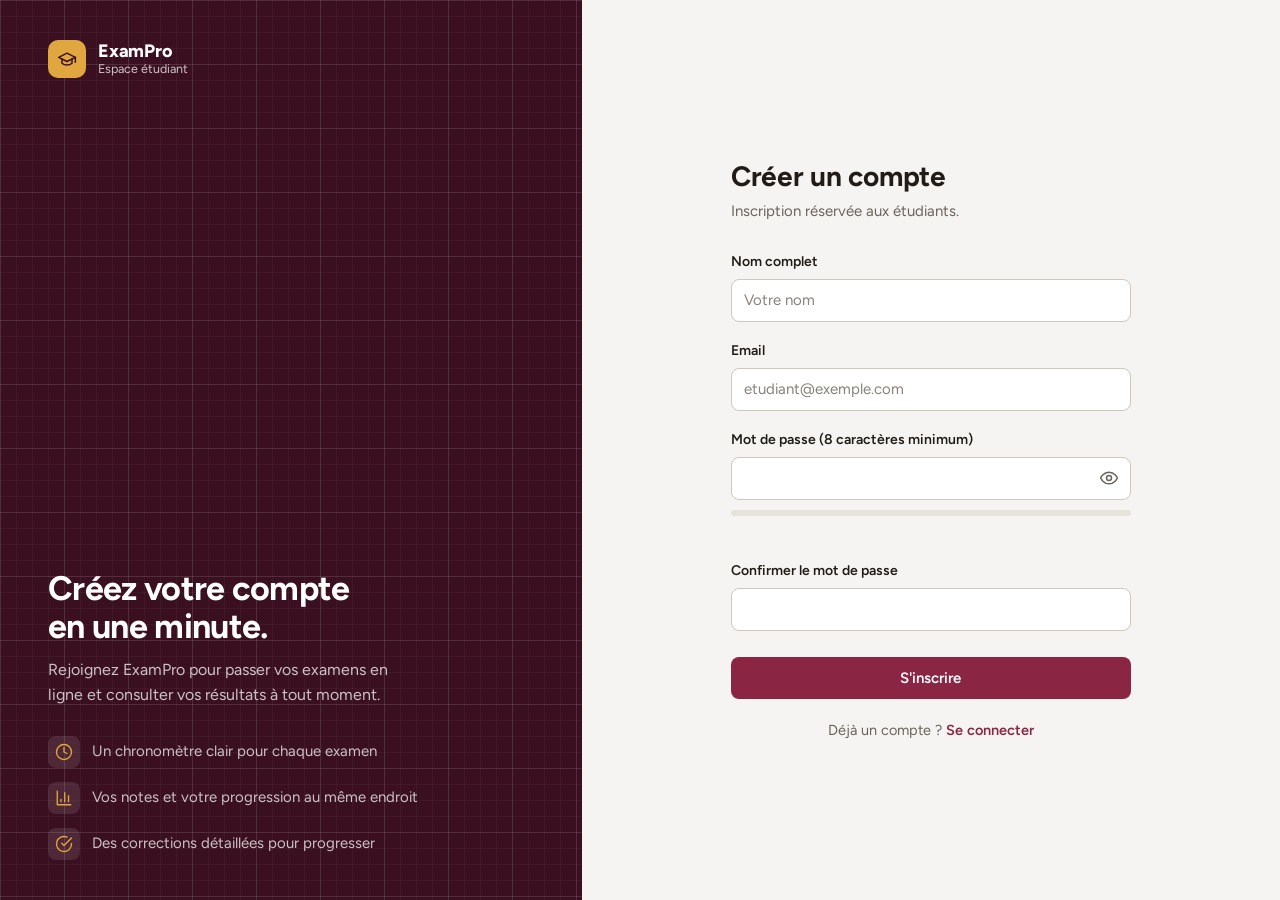
<file: etudiant/inscription.html>
<!DOCTYPE html>
<html lang="fr">

<head>
    <meta charset="UTF-8">
    <meta name="viewport" content="width=device-width, initial-scale=1.0, viewport-fit=cover">
    <meta name="theme-color" content="#3a1020">
    <title>ExamPro - Inscription étudiant</title>
    <link rel="icon" href="../favicon.svg" type="image/svg+xml">
    <link rel="preconnect" href="https://fonts.googleapis.com">
    <link rel="preconnect" href="https://fonts.gstatic.com" crossorigin>
    <link rel="stylesheet" href="https://fonts.googleapis.com/css2?family=Figtree:wght@400..800&display=swap">
    <link rel="stylesheet" href="css/etudiant.css">
    <script>try { var t = localStorage.getItem("theme"); if (t ? t === "sombre" : matchMedia("(prefers-color-scheme: dark)").matches) document.documentElement.classList.add("sombre"); } catch (e) { }</script>
</head>

<body data-page="inscription">
    <main class="connexion">
        <aside class="connexion-marque">
            <a class="logo" href="connexion.html" aria-label="ExamPro">
                <span class="logo-marque" data-icone="graduation-cap" data-taille="20"></span>
                <span class="logo-texte"><strong>ExamPro</strong><small>Espace étudiant</small></span>
            </a>
            <div>
                <h2>Créez votre compte en une minute.</h2>
                <p>Rejoignez ExamPro pour passer vos examens en ligne et consulter vos résultats à tout moment.</p>
                <ul>
                    <li><span class="puce" data-icone="clock" data-taille="18"></span>Un chronomètre clair pour chaque examen</li>
                    <li><span class="puce" data-icone="bar-chart" data-taille="18"></span>Vos notes et votre progression au même endroit</li>
                    <li><span class="puce" data-icone="check-circle" data-taille="18"></span>Des corrections détaillées pour progresser</li>
                </ul>
            </div>
        </aside>
        <section class="connexion-formulaire">
            <form id="formulaireInscription" novalidate>
                <h1>Créer un compte</h1>
                <p class="sous-titre">Inscription réservée aux étudiants.</p>
                <div class="champ">
                    <label for="nom">Nom complet</label>
                    <input type="text" id="nom" placeholder="Votre nom" autocomplete="name">
                </div>
                <div class="champ">
                    <label for="email">Email</label>
                    <input type="email" id="email" placeholder="etudiant@exemple.com" autocomplete="email">
                </div>
                <div class="champ">
                    <label for="motDePasse">Mot de passe (8 caractères minimum)</label>
                    <div class="mot-de-passe">
                        <input type="password" id="motDePasse" autocomplete="new-password">
                        <button type="button" id="afficherMotDePasse" class="bascule-mot-de-passe" aria-label="Afficher les mots de passe" aria-pressed="false"></button>
                    </div>
                    <div class="force" aria-hidden="true"><div id="barreForce"></div></div>
                    <small id="texteForce" aria-live="polite"></small>
                </div>
                <div class="champ">
                    <label for="confirmation">Confirmer le mot de passe</label>
                    <input type="password" id="confirmation" autocomplete="new-password">
                </div>
                <button type="submit" id="boutonInscription" class="bouton">S'inscrire</button>
                <p class="lien-bas">Déjà un compte ? <a href="connexion.html">Se connecter</a></p>
            </form>
        </section>
    </main>
    <script src="../base_locale.js"></script>
    <script src="js/api.js"></script>
    <script src="js/commun.js"></script>
    <script src="js/inscription.js"></script>
</body>

</html>
</file>
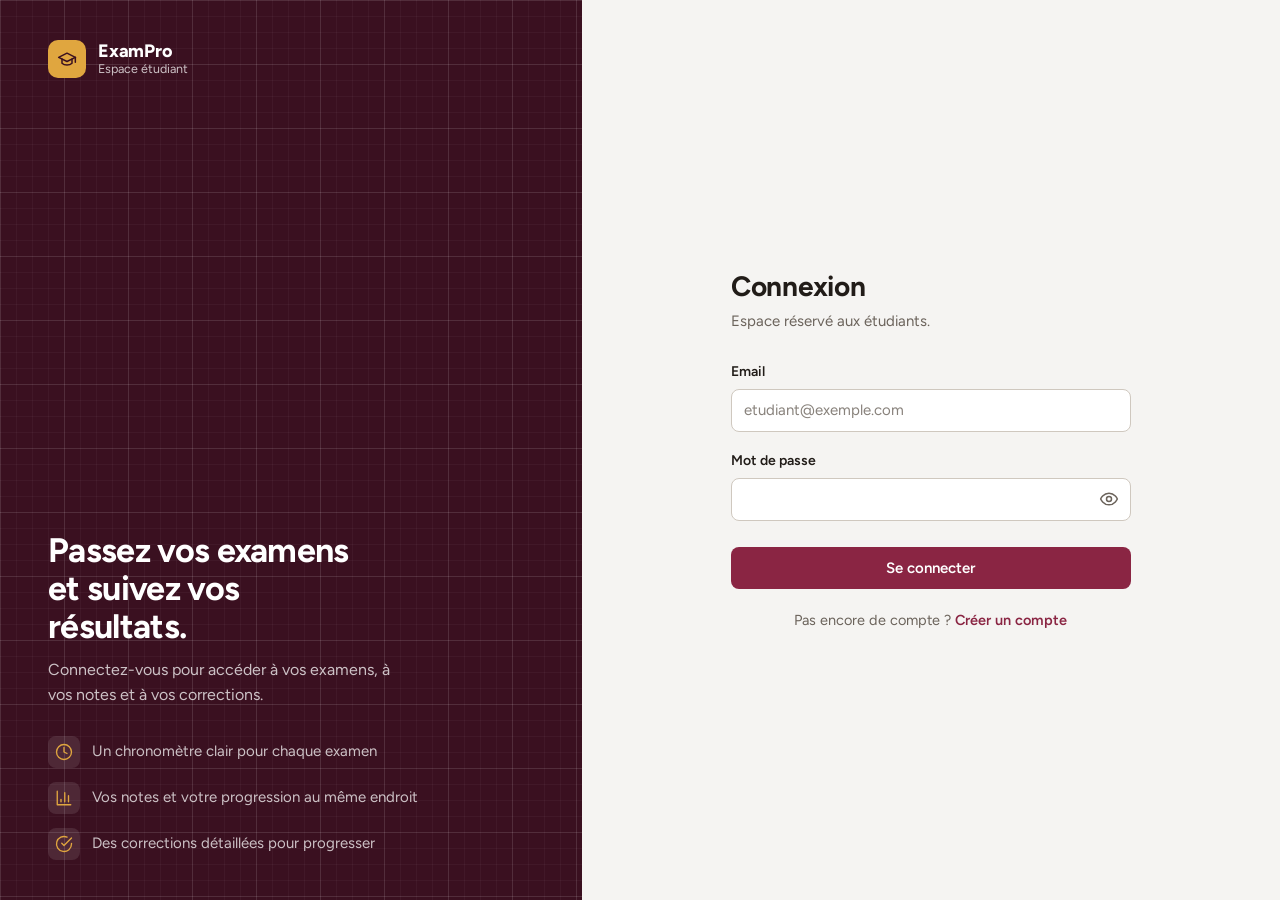
<file: etudiant/passer_examen.html>
<!DOCTYPE html>
<html lang="fr">

<head>
    <meta charset="UTF-8">
    <meta name="viewport" content="width=device-width, initial-scale=1.0, viewport-fit=cover">
    <meta name="theme-color" content="#3a1020">
    <title>ExamPro - Passer un examen</title>
    <link rel="icon" href="../favicon.svg" type="image/svg+xml">
    <link rel="preconnect" href="https://fonts.googleapis.com">
    <link rel="preconnect" href="https://fonts.gstatic.com" crossorigin>
    <link rel="stylesheet" href="https://fonts.googleapis.com/css2?family=Figtree:wght@400..800&display=swap">
    <link rel="stylesheet" href="css/etudiant.css">
    <script>try { var t = localStorage.getItem("theme"); if (t ? t === "sombre" : matchMedia("(prefers-color-scheme: dark)").matches) document.documentElement.classList.add("sombre"); } catch (e) { }</script>
</head>

<body data-page="passer_examen">
    <header id="entete"></header>
    <main>

        <!-- 1. Chargement -->
        <section id="zoneChargement" class="carte resultat zone-centree">
            <p class="vide">Chargement de l'examen...</p>
        </section>

        <!-- 2. Erreur (examen déjà passé, temps écoulé, introuvable...) -->
        <section id="zoneErreur" class="carte resultat zone-centree" hidden>
            <span class="pastille-grande erreur" data-icone="alert-circle" data-taille="28"></span>
            <h2>Examen indisponible</h2>
            <p id="messageErreur"></p>
            <div class="actions-centre">
                <a href="examens.html" class="bouton">Retour aux examens</a>
                <a href="resultats.html" class="bouton secondaire">Mes résultats</a>
            </div>
        </section>

        <!-- 2b. Écran d'accueil : le chronomètre démarre seulement au clic sur « Commencer » -->
        <section id="zoneAccueil" class="carte resultat zone-centree" hidden>
            <span class="pastille-grande" data-icone="file-text" data-taille="28"></span>
            <h2 id="accueilTitre"></h2>
            <p id="accueilCours"></p>
            <ul id="accueilInfos" class="liste-infos"></ul>
            <p>Le chronomètre démarre dès que vous cliquez sur « Commencer » et ne s'arrête pas, même si vous quittez la page.</p>
            <div class="actions-centre">
                <button type="button" id="boutonCommencer" class="bouton succes"><span data-icone="play"></span>Commencer l'examen</button>
                <a href="examens.html" class="bouton secondaire">Retour aux examens</a>
            </div>
        </section>

        <!-- 3. Examen en cours -->
        <section id="zoneExamen" hidden>
            <div class="carte barre-examen">
                <div>
                    <h1 id="titreExamen"></h1>
                    <small id="coursExamen"></small>
                </div>
                <div class="chrono" id="chrono">
                    <span class="icone-chrono" data-icone="clock" data-taille="22"></span>
                    <div>
                        <span>Temps restant</span>
                        <strong id="tempsRestant" role="timer">--:--</strong>
                    </div>
                </div>
            </div>

            <div class="progression">
                <div id="barreProgression"></div>
            </div>
            <p id="texteProgression"></p>

            <article class="carte carte-question">
                <div class="ligne-entete">
                    <strong class="titre-question" id="numeroQuestion"></strong>
                    <button type="button" id="boutonMarquer" class="bouton secondaire petit"></button>
                </div>
                <h2 id="texteQuestion"></h2>
                <p class="indice-question" id="indiceQuestion"></p>
                <div id="listeChoix"></div>
                <p class="aide-clavier">Raccourcis : ← → pour changer de question, A B C D pour répondre.</p>
            </article>

            <section class="carte">
                <h2>Navigation</h2>
                <div class="pastilles" id="pastilles"></div>
                <p class="legende">
                    <span><i class="l-courante"></i>Question actuelle</span>
                    <span><i class="l-repondue"></i>Répondue</span>
                    <span><i class="l-marquee"></i>Marquée pour révision</span>
                </p>
            </section>

            <div class="actions-examen">
                <button type="button" id="boutonPrecedent" class="bouton secondaire"></button>
                <button type="button" id="boutonSuivant" class="bouton"></button>
                <button type="button" id="boutonTerminer" class="bouton succes"></button>
            </div>
        </section>

        <!-- 4. Résultat final -->
        <section id="zoneResultat" class="carte resultat zone-centree-large" hidden>
            <h2>Examen terminé</h2>
            <div class="cercle-note" id="cercleNote">
                <strong id="pourcentageFinal">0</strong><span>%</span>
            </div>
            <p id="scoreFinal"></p>
            <p id="messageFinal"></p>
            <p id="noteCorrection" class="note-info" hidden><span data-icone="info"></span><span>La correction sera disponible quand vous aurez utilisé toutes vos tentatives.</span></p>
            <div class="actions-centre">
                <a href="resultats.html" class="bouton">Mes résultats</a>
                <a href="examens.html" class="bouton secondaire">Autres examens</a>
            </div>
            <div id="zoneCorrection" class="zone-correction"></div>
        </section>

    </main>
    <script src="../base_locale.js"></script>
    <script src="js/api.js"></script>
    <script src="js/commun.js"></script>
    <script src="js/passer_examen.js"></script>
</body>

</html>
</file>
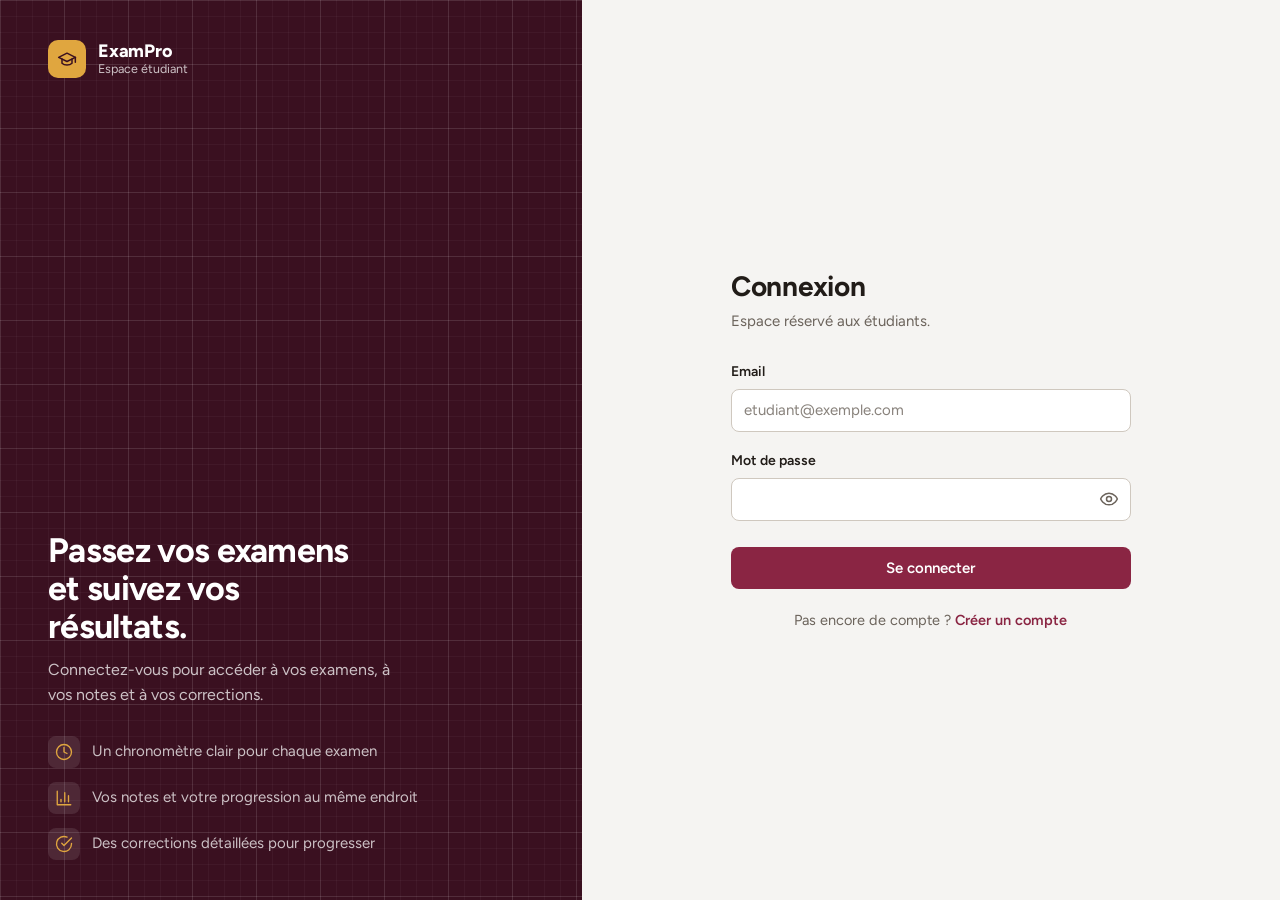
<file: etudiant/resultats.html>
<!DOCTYPE html>
<html lang="fr">

<head>
    <meta charset="UTF-8">
    <meta name="viewport" content="width=device-width, initial-scale=1.0, viewport-fit=cover">
    <meta name="theme-color" content="#3a1020">
    <title>ExamPro - Mes résultats</title>
    <link rel="icon" href="../favicon.svg" type="image/svg+xml">
    <link rel="preconnect" href="https://fonts.googleapis.com">
    <link rel="preconnect" href="https://fonts.gstatic.com" crossorigin>
    <link rel="stylesheet" href="https://fonts.googleapis.com/css2?family=Figtree:wght@400..800&display=swap">
    <link rel="stylesheet" href="css/etudiant.css">
    <script>try { var t = localStorage.getItem("theme"); if (t ? t === "sombre" : matchMedia("(prefers-color-scheme: dark)").matches) document.documentElement.classList.add("sombre"); } catch (e) { }</script>
</head>

<body data-page="resultats">
    <header id="entete"></header>
    <main>
        <div class="entete-page">
            <div>
                <h1>Mes résultats</h1>
                <p class="sous-titre">Suivez vos notes, votre progression et consultez vos corrections.</p>
            </div>
        </div>
        <section class="grille">
            <article class="carte stat">
                <span class="stat-icone" data-icone="clipboard-check" data-taille="22"></span>
                <div class="stat-texte"><strong id="nbResultats">0</strong><span>Examens passés</span></div>
            </article>
            <article class="carte stat">
                <span class="stat-icone" data-icone="trending-up" data-taille="22"></span>
                <div class="stat-texte"><strong id="moyenne">0 %</strong><span>Moyenne</span></div>
            </article>
            <article class="carte stat">
                <span class="stat-icone" data-icone="award" data-taille="22"></span>
                <div class="stat-texte"><strong id="meilleure">0 %</strong><span>Meilleure note</span></div>
            </article>
        </section>
        <section class="carte">
            <h2>Évolution de mes notes</h2>
            <div id="graphique"></div>
        </section>
        <section class="carte">
            <div class="barre-outils">
                <div class="recherche">
                    <span class="ico" data-icone="search"></span>
                    <input type="search" id="recherche" placeholder="Rechercher un examen..." aria-label="Rechercher un résultat">
                </div>
                <select id="filtreNiveau" aria-label="Filtrer par niveau">
                    <option value="tous">Toutes les notes</option>
                    <option value="bon">Bon (70 % et plus)</option>
                    <option value="moyen">Moyen (50 à 69 %)</option>
                    <option value="faible">Faible (moins de 50 %)</option>
                </select>
                <button type="button" id="boutonExporter" class="bouton secondaire"><span data-icone="download"></span>Exporter en CSV</button>
            </div>
            <div class="tableau-defilant">
                <table>
                    <thead>
                        <tr>
                            <th data-cle="examen">Examen</th>
                            <th data-cle="score">Score</th>
                            <th data-cle="pourcentage">Note</th>
                            <th data-cle="date_passage">Date</th>
                            <th>Correction</th>
                        </tr>
                    </thead>
                    <tbody id="listeResultats"></tbody>
                </table>
            </div>
        </section>
        <dialog id="dialogueCorrection" class="dialogue-correction">
            <div id="contenuCorrection"></div>
            <div class="actions-centre">
                <button type="button" id="fermerCorrection" class="bouton secondaire">Fermer</button>
            </div>
        </dialog>
    </main>
    <script src="../base_locale.js"></script>
    <script src="js/api.js"></script>
    <script src="js/commun.js"></script>
    <script src="js/resultats.js"></script>
</body>

</html>
</file>
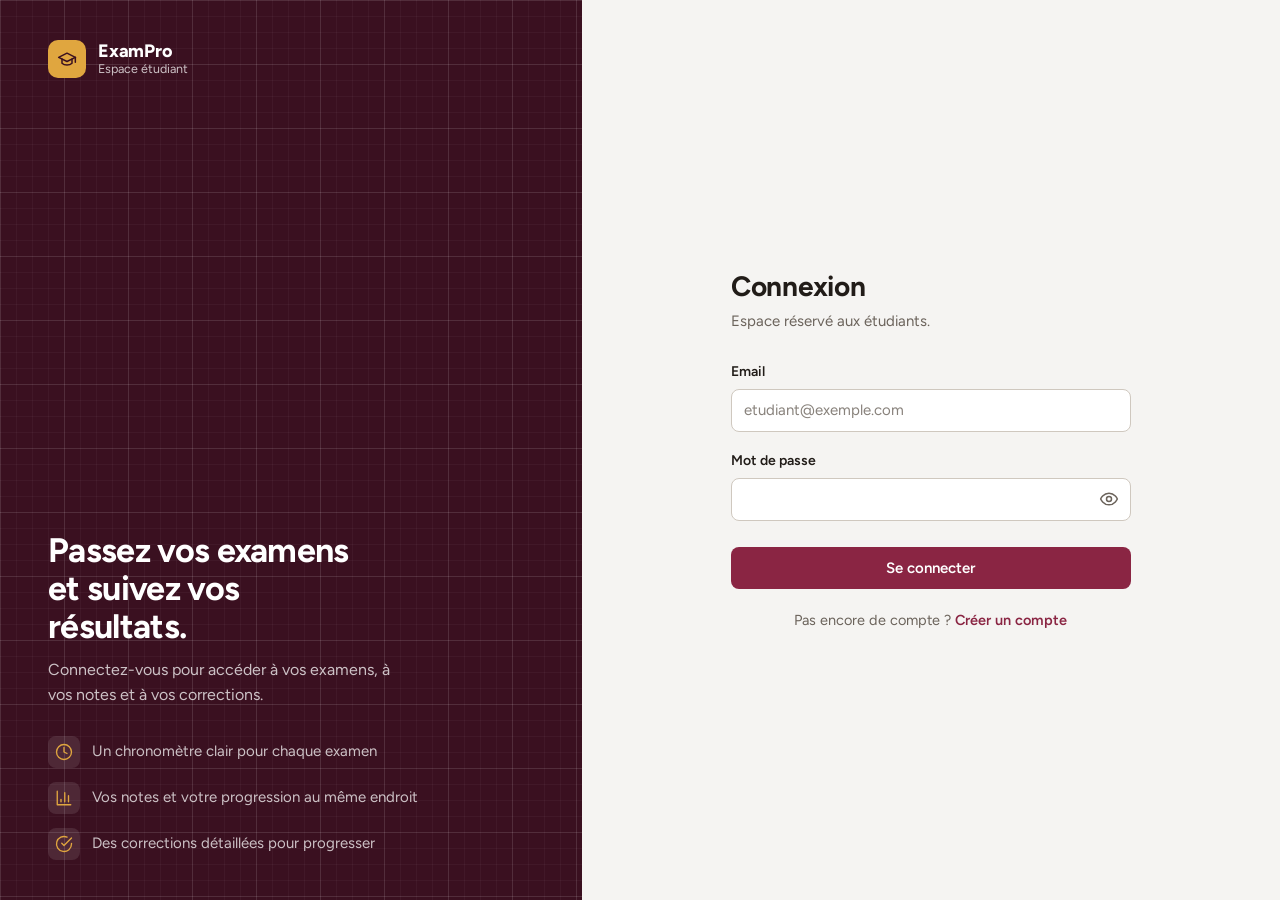
<file: etudiant/tableau_de_bord.html>
<!DOCTYPE html>
<html lang="fr">

<head>
    <meta charset="UTF-8">
    <meta name="viewport" content="width=device-width, initial-scale=1.0, viewport-fit=cover">
    <meta name="theme-color" content="#3a1020">
    <title>ExamPro - Tableau de bord</title>
    <link rel="icon" href="../favicon.svg" type="image/svg+xml">
    <link rel="preconnect" href="https://fonts.googleapis.com">
    <link rel="preconnect" href="https://fonts.gstatic.com" crossorigin>
    <link rel="stylesheet" href="https://fonts.googleapis.com/css2?family=Figtree:wght@400..800&display=swap">
    <link rel="stylesheet" href="css/etudiant.css">
    <script>try { var t = localStorage.getItem("theme"); if (t ? t === "sombre" : matchMedia("(prefers-color-scheme: dark)").matches) document.documentElement.classList.add("sombre"); } catch (e) { }</script>
</head>

<body data-page="tableau_de_bord">
    <header id="entete"></header>
    <main>
        <div class="entete-page">
            <div>
                <h1 id="salutation">Bonjour</h1>
                <p class="sous-titre" id="dateJour"></p>
            </div>
            <div class="actions"><a href="examens.html" class="bouton"><span data-icone="file-text"></span>Voir les examens</a></div>
        </div>
        <section class="grille">
            <article class="carte stat">
                <span class="stat-icone" data-icone="file-text" data-taille="22"></span>
                <div class="stat-texte"><strong id="nbAPasser">0</strong><span>Examens à passer</span></div>
            </article>
            <article class="carte stat">
                <span class="stat-icone" data-icone="clipboard-check" data-taille="22"></span>
                <div class="stat-texte"><strong id="nbPasses">0</strong><span>Examens passés</span></div>
            </article>
            <article class="carte stat">
                <span class="stat-icone" data-icone="trending-up" data-taille="22"></span>
                <div class="stat-texte"><strong id="moyenne">0 %</strong><span>Moyenne</span></div>
            </article>
            <article class="carte stat">
                <span class="stat-icone" data-icone="award" data-taille="22"></span>
                <div class="stat-texte"><strong id="meilleure">0 %</strong><span>Meilleure note</span></div>
            </article>
        </section>
        <section class="carte">
            <h2>Prochain examen à passer</h2>
            <div id="prochainExamen"><p class="vide">Chargement...</p></div>
        </section>
        <section class="carte">
            <h2>Mes derniers résultats</h2>
            <div class="tableau-defilant">
                <table>
                    <thead>
                        <tr>
                            <th>Examen</th>
                            <th>Score</th>
                            <th>Note</th>
                            <th>Date</th>
                        </tr>
                    </thead>
                    <tbody id="derniersResultats"></tbody>
                </table>
            </div>
        </section>
    </main>
    <script src="../base_locale.js"></script>
    <script src="js/api.js"></script>
    <script src="js/commun.js"></script>
    <script src="js/tableau_de_bord.js"></script>
</body>

</html>
</file>
<file: admin/css/admin.css>
/* =====================================================
   ExamPro : espace administration
   Palette chaude (lie-de-vin, safran, pierre), thème clair et sombre,
   menu latéral sur ordinateur, menu burger en haut à droite sur mobile.
   ===================================================== */

/* ---------- Variables ---------- */
:root {
    --police: "Figtree", system-ui, -apple-system, "Segoe UI", Roboto, sans-serif;
    --fond: #f5f4f2;
    --surface: #ffffff;
    --surface-2: #faf9f7;
    --bordure: #e6e2dc;
    --bordure-forte: #cfc8bf;
    --texte: #211c18;
    --discret: #6b635b;
    --principal: #8a2543;
    --principal-fonce: #701c36;
    --lien: #8a2543;
    --principal-doux: #f7e8ed;
    --accent: #e0a63f;
    --succes: #17653f;
    --succes-fond: #e2f3ea;
    --danger: #b3261e;
    --danger-fond: #fbe8e6;
    --alerte: #8a5200;
    --alerte-fond: #fbefd6;
    --info: #3b5a7a;
    --info-fond: #e6edf4;
    --menu-fond: #3a1020;
    --menu-texte: rgba(255, 255, 255, .74);
    --ombre-flottante: 0 16px 40px rgba(33, 28, 24, .22);
    --rayon: 12px;
    --rayon-champ: 8px;
    --largeur-menu: 264px;
    --haut-barre: 60px;
    color-scheme: light;
}

html.sombre {
    color-scheme: dark;
    --fond: #161210;
    --surface: #211b18;
    --surface-2: #1b1613;
    --bordure: #373029;
    --bordure-forte: #4d433b;
    --texte: #f3eee8;
    --discret: #aaa095;
    --principal: #c64363;
    --principal-fonce: #b03856;
    --lien: #f09ab0;
    --principal-doux: #3b1b26;
    --succes: #6cc795;
    --succes-fond: #14301f;
    --danger: #f0847b;
    --danger-fond: #3a1a18;
    --alerte: #eebf6a;
    --alerte-fond: #372a10;
    --info: #8fb4d8;
    --info-fond: #1b2a38;
    --menu-fond: #230b14;
    --ombre-flottante: 0 16px 40px rgba(0, 0, 0, .55);
}

/* ---------- Base ---------- */
* { box-sizing: border-box; }
[hidden] { display: none !important; }

html { -webkit-text-size-adjust: 100%; }

body {
    margin: 0;
    min-height: 100vh;
    font-family: var(--police);
    font-size: 15px;
    line-height: 1.55;
    background: var(--fond);
    color: var(--texte);
}

body.menu-ouvert { overflow: hidden; }

main {
    margin-left: var(--largeur-menu);
    padding: 40px 48px 64px;
    max-width: calc(1240px + var(--largeur-menu));
}

h1, h2, h3 { margin: 0; line-height: 1.25; letter-spacing: -.01em; }
h1 { font-size: 28px; font-weight: 700; }
h2 { font-size: 18px; font-weight: 650; margin-bottom: 16px; }
h3 { font-size: 16px; font-weight: 650; margin-bottom: 12px; }
small { color: var(--discret); font-size: 13px; }
p { margin: 0 0 12px; }

.icone { flex: none; display: block; }

:focus-visible { outline: 3px solid color-mix(in srgb, var(--principal) 55%, transparent); outline-offset: 2px; }
::selection { background: var(--principal-doux); color: var(--texte); }

.entete-page {
    display: flex;
    align-items: flex-end;
    justify-content: space-between;
    gap: 16px 24px;
    flex-wrap: wrap;
    margin-bottom: 28px;
}
.sous-titre { margin: 6px 0 0; color: var(--discret); }

/* ---------- Menu latéral ---------- */
#entete {
    position: fixed;
    inset: 0 auto 0 0;
    width: var(--largeur-menu);
    display: flex;
    flex-direction: column;
    background: var(--menu-fond);
    color: #fff;
    z-index: 50;
}

.entete-haut { display: flex; align-items: center; justify-content: space-between; padding: 24px 20px 20px; }

.logo { display: flex; align-items: center; gap: 12px; color: #fff; text-decoration: none; }
.logo-marque {
    display: grid; place-items: center;
    width: 38px; height: 38px;
    border-radius: 10px;
    background: var(--accent);
    color: #3a1020;
}
.logo-texte { display: flex; flex-direction: column; line-height: 1.15; }
.logo-texte strong { font-size: 18px; font-weight: 750; letter-spacing: -.01em; }
.logo-texte small { color: var(--menu-texte); font-size: 12.5px; }

.bouton-menu { display: none; }

.tiroir { flex: 1; display: flex; flex-direction: column; min-height: 0; }

#navigation { display: flex; flex-direction: column; gap: 4px; padding: 8px 14px; overflow-y: auto; }
#navigation a {
    position: relative;
    display: flex; align-items: center; gap: 12px;
    padding: 11px 14px;
    border-radius: 9px;
    color: var(--menu-texte);
    font-weight: 550;
    text-decoration: none;
    transition: background .15s, color .15s;
}
#navigation a:hover { background: rgba(255, 255, 255, .08); color: #fff; }
#navigation a.actif { background: rgba(255, 255, 255, .13); color: #fff; }
#navigation a.actif::before {
    content: ""; position: absolute; left: -14px; top: 9px; bottom: 9px;
    width: 4px; border-radius: 0 4px 4px 0; background: var(--accent);
}

.entete-bas { margin-top: auto; padding: 16px 14px 20px; border-top: 1px solid rgba(255, 255, 255, .12); }
.profil { display: flex; align-items: center; gap: 12px; padding: 4px 8px 14px; min-width: 0; }
.profil div { display: flex; flex-direction: column; min-width: 0; line-height: 1.3; }
.profil strong { font-size: 14px; font-weight: 650; overflow: hidden; text-overflow: ellipsis; white-space: nowrap; }
.profil small { color: var(--menu-texte); }
.avatar {
    flex: none; display: grid; place-items: center;
    width: 34px; height: 34px; border-radius: 50%;
    background: var(--principal-doux); color: var(--lien);
    font-size: 14px; font-weight: 700;
}
.entete-bas .avatar { background: rgba(255, 255, 255, .16); color: #fff; }
.entete-boutons { display: flex; flex-direction: column; gap: 4px; }
.bouton-entete {
    display: flex; align-items: center; gap: 12px;
    width: 100%; padding: 10px 14px;
    background: transparent; border: 0; border-radius: 9px;
    color: var(--menu-texte);
    font: inherit; font-weight: 550; text-align: left; cursor: pointer;
    transition: background .15s, color .15s;
}
.bouton-entete:hover { background: rgba(255, 255, 255, .08); color: #fff; }

#voile { display: none; }

/* ---------- Cartes ---------- */
.carte {
    background: var(--surface);
    border: 1px solid var(--bordure);
    border-radius: var(--rayon);
    padding: 24px;
    margin-bottom: 20px;
}

.grille { display: grid; grid-template-columns: repeat(auto-fit, minmax(210px, 1fr)); gap: 16px; margin-bottom: 20px; }
.grille .carte { margin-bottom: 0; }

.stat { display: flex; align-items: center; gap: 16px; padding: 20px; }
.stat-icone {
    flex: none; display: grid; place-items: center;
    width: 46px; height: 46px; border-radius: 11px;
    background: var(--principal-doux); color: var(--lien);
}
.stat-texte { display: flex; flex-direction: column; min-width: 0; }
.stat-texte strong { font-size: 28px; font-weight: 700; line-height: 1.1; font-variant-numeric: tabular-nums; }
.stat-texte span { color: var(--discret); font-size: 14px; }

/* ---------- Formulaires ---------- */
.champ { margin-bottom: 18px; }
.champs-2 { display: grid; grid-template-columns: 1fr 1fr; gap: 0 20px; }
label { display: block; margin-bottom: 6px; font-size: 14px; font-weight: 600; }

input[type="text"], input[type="email"], input[type="password"], input[type="number"],
input[type="search"], input[type="datetime-local"], select, textarea {
    width: 100%;
    min-height: 42px;
    padding: 9px 12px;
    background: var(--surface);
    color: var(--texte);
    border: 1px solid var(--bordure-forte);
    border-radius: var(--rayon-champ);
    font: inherit;
    transition: border-color .15s, box-shadow .15s;
}
textarea { resize: vertical; min-height: 84px; }
input::placeholder, textarea::placeholder { color: var(--discret); opacity: .8; }
input:focus, select:focus, textarea:focus {
    outline: none;
    border-color: var(--principal);
    box-shadow: 0 0 0 3px color-mix(in srgb, var(--principal) 22%, transparent);
}
select {
    appearance: none;
    padding-right: 38px;
    background-image: url("data:image/svg+xml,%3Csvg xmlns='http://www.w3.org/2000/svg' width='16' height='16' viewBox='0 0 24 24' fill='none' stroke='%23888' stroke-width='2' stroke-linecap='round' stroke-linejoin='round'%3E%3Cpath d='m6 9 6 6 6-6'/%3E%3C/svg%3E");
    background-repeat: no-repeat;
    background-position: right 12px center;
}
input[type="checkbox"], input[type="radio"] { width: 18px; height: 18px; margin: 0; accent-color: var(--principal); flex: none; }

.champ-erreur { border-color: var(--danger) !important; animation: secouer .3s; }
@keyframes secouer { 25% { transform: translateX(-4px); } 75% { transform: translateX(4px); } }

.compteur { margin-top: -10px; margin-bottom: 18px; text-align: right; color: var(--discret); font-size: 13px; }
.compteur.alerte { color: var(--danger); font-weight: 600; }

.mot-de-passe { position: relative; }
.mot-de-passe input { padding-right: 46px; }
.bascule-mot-de-passe {
    position: absolute; right: 4px; top: 50%; transform: translateY(-50%);
    display: grid; place-items: center; width: 36px; height: 36px;
    background: transparent; border: 0; border-radius: 6px; color: var(--discret); cursor: pointer;
}
.bascule-mot-de-passe:hover { color: var(--texte); }

/* Barre d'outils : recherche et filtres */
.barre-outils { display: flex; flex-wrap: wrap; gap: 12px; margin-bottom: 18px; }
.recherche { position: relative; flex: 1 1 260px; max-width: 420px; }
.recherche .ico { position: absolute; left: 13px; top: 50%; transform: translateY(-50%); color: var(--discret); pointer-events: none; }
.recherche input { padding-left: 40px; }
.barre-outils select { width: auto; min-width: 180px; }

/* ---------- Boutons ---------- */
.bouton {
    display: inline-flex; align-items: center; justify-content: center; gap: 8px;
    min-height: 42px; padding: 9px 18px;
    background: var(--principal); color: #fff;
    border: 1px solid transparent; border-radius: var(--rayon-champ);
    font: inherit; font-weight: 600; line-height: 1.2; text-decoration: none; cursor: pointer;
    transition: background .15s, border-color .15s, color .15s;
}
.bouton:hover { background: var(--principal-fonce); }
.bouton:disabled { opacity: .55; cursor: not-allowed; }
.bouton.secondaire { background: var(--surface); color: var(--texte); border-color: var(--bordure-forte); }
.bouton.secondaire:hover { background: var(--surface-2); border-color: var(--discret); }
.bouton.danger { background: var(--danger-fond); color: var(--danger); border-color: color-mix(in srgb, var(--danger) 30%, transparent); }
.bouton.danger:hover { background: color-mix(in srgb, var(--danger) 18%, var(--danger-fond)); }
.bouton.petit { min-height: 34px; padding: 5px 12px; font-size: 13.5px; gap: 6px; }
.bouton.petit .icone { width: 16px; height: 16px; }
.bouton.icone-seule { padding: 0; width: 34px; }

/* ---------- Tableaux ---------- */
.tableau-defilant { overflow-x: auto; border: 1px solid var(--bordure); border-radius: 10px; }
table { width: 100%; border-collapse: collapse; }
th {
    padding: 12px 16px; background: var(--surface-2);
    border-bottom: 1px solid var(--bordure);
    color: var(--discret); font-size: 13px; font-weight: 650; text-align: left; white-space: nowrap;
}
td { padding: 14px 16px; border-bottom: 1px solid var(--bordure); vertical-align: middle; }
tbody tr:last-child td { border-bottom: 0; }
tbody tr:hover { background: var(--surface-2); }
td small { display: block; }
td.vide { padding: 36px 16px; text-align: center; }
.vide { color: var(--discret); text-align: center; }

th[data-cle] { cursor: pointer; user-select: none; }
th[data-cle]:hover { color: var(--texte); }
th.tri-croissant::after, th.tri-decroissant::after {
    content: ""; display: inline-block; margin-left: 8px; vertical-align: middle;
    border: 4px solid transparent; color: var(--principal);
}
th.tri-croissant::after { border-bottom: 5px solid currentColor; border-top-width: 0; }
th.tri-decroissant::after { border-top: 5px solid currentColor; border-bottom-width: 0; }

.actions { display: flex; flex-wrap: wrap; gap: 8px; }
.cellule-identite { display: flex; align-items: center; gap: 12px; }
.cellule-identite > div { min-width: 0; }

/* ---------- Pastilles d'état ---------- */
.badge {
    display: inline-flex; align-items: center; gap: 6px;
    padding: 3px 10px; border-radius: 999px;
    background: var(--surface-2); border: 1px solid var(--bordure);
    color: var(--discret); font-size: 12.5px; font-weight: 600; white-space: nowrap;
}
.badge .icone { width: 14px; height: 14px; }
.badge.bon { background: var(--succes-fond); color: var(--succes); border-color: transparent; }
.badge.moyen, .badge.attente, .badge.verrouille { background: var(--alerte-fond); color: var(--alerte); border-color: transparent; }
.badge.faible { background: var(--danger-fond); color: var(--danger); border-color: transparent; }
.badge.admin { background: var(--principal-doux); color: var(--lien); border-color: transparent; }
.badge.etudiant { background: var(--info-fond); color: var(--info); border-color: transparent; }
.badge.libre, .badge.neutre { background: var(--surface-2); color: var(--discret); }

/* ---------- Encadrés d'information ---------- */
.note-info, .bandeau-mode {
    display: flex; align-items: flex-start; gap: 10px;
    margin: 0 0 18px; padding: 12px 14px;
    background: var(--info-fond); color: var(--texte);
    border-radius: 10px; font-size: 14px;
}
.note-info > .icone, .bandeau-mode > .icone { margin-top: 2px; color: var(--info); }
#totalPoints { padding: 0; background: none; color: var(--discret); }

/* ---------- Formulaire d'examen ---------- */
.bloc-question {
    margin-bottom: 16px; padding: 18px;
    background: var(--surface-2); border: 1px solid var(--bordure); border-radius: 10px;
}
.ligne-entete { display: flex; align-items: center; justify-content: space-between; gap: 12px; margin-bottom: 12px; }
.titre-question { font-size: 15px; }
.ligne-options { display: flex; flex-wrap: wrap; gap: 12px; margin: 12px 0; }
.ligne-options .champ-type { flex: 1 1 260px; width: auto; }
.etiquette-points { display: flex; align-items: center; gap: 10px; margin: 0; white-space: nowrap; }
.etiquette-points .champ-points { width: 96px; }
.zone-choix { display: flex; flex-direction: column; gap: 8px; margin-bottom: 12px; }
.ligne-choix { display: flex; align-items: center; gap: 12px; }
.ligne-choix .champ-choix { flex: 1; min-width: 0; }
.ligne-choix .champ-choix[readonly] { background: var(--surface-2); color: var(--discret); }
.champ-explication { margin-top: 12px; }
.pied-formulaire { margin-top: 24px; padding-top: 20px; border-top: 1px solid var(--bordure); }

/* ---------- Copie d'un étudiant ---------- */
.dialogue-copie {
    width: calc(100% - 24px); max-width: 780px; max-height: 90vh; padding: 0;
    background: var(--surface); color: var(--texte);
    border: 1px solid var(--bordure); border-radius: 14px; box-shadow: var(--ombre-flottante);
}
.dialogue-copie[open] { display: flex; flex-direction: column; }
.dialogue-copie::backdrop { background: rgba(20, 12, 10, .55); }
#contenuCopie { flex: 1; overflow-y: auto; padding: 24px; }
.dialogue-copie > .actions { justify-content: flex-end; padding: 14px 24px; border-top: 1px solid var(--bordure); background: var(--surface-2); }
.question-copie { margin-top: 16px; padding: 16px; border: 1px solid var(--bordure); border-radius: 10px; }
.ligne-copie { display: flex; align-items: flex-start; justify-content: space-between; gap: 12px; margin-bottom: 4px; }
.question-copie ul { list-style: none; margin: 12px 0 0; padding: 0; display: flex; flex-direction: column; gap: 6px; }
.question-copie li { padding: 9px 12px; border-radius: 8px; background: var(--surface-2); }
.question-copie li.choix-juste { background: var(--succes-fond); box-shadow: inset 3px 0 0 var(--succes); }
.question-copie li.choix-faux { background: var(--danger-fond); box-shadow: inset 3px 0 0 var(--danger); }
.marque { display: inline-flex; align-items: center; gap: 4px; margin-left: 8px; vertical-align: middle; }
.marque .icone { width: 14px; height: 14px; }
.explication-copie { margin: 12px 0 0; padding: 10px 12px; background: var(--info-fond); border-radius: 8px; font-size: 14px; }
.meta-question { display: block; }

/* ---------- Notifications et fenêtre de confirmation ---------- */
#notifications {
    position: fixed; right: 20px; bottom: 20px; z-index: 1000;
    display: flex; flex-direction: column; gap: 10px;
    width: min(400px, calc(100vw - 32px));
}
.notification {
    display: flex; align-items: flex-start; gap: 12px;
    padding: 13px 16px;
    background: var(--surface); color: var(--texte);
    border: 1px solid var(--bordure); border-left: 4px solid var(--info);
    border-radius: 10px; box-shadow: var(--ombre-flottante);
    animation: entrer .22s ease-out;
}
.notification .icone { margin-top: 1px; color: var(--info); }
.notification.succes { border-left-color: var(--succes); }
.notification.succes .icone { color: var(--succes); }
.notification.erreur { border-left-color: var(--danger); }
.notification.erreur .icone { color: var(--danger); }
@keyframes entrer { from { opacity: 0; transform: translateY(8px); } }

.fond-modale {
    position: fixed; inset: 0; z-index: 900;
    display: grid; place-items: center; padding: 16px;
    background: rgba(20, 12, 10, .55);
}
.boite-modale {
    width: min(420px, 100%); padding: 24px;
    background: var(--surface); border: 1px solid var(--bordure); border-radius: 14px;
    box-shadow: var(--ombre-flottante); animation: entrer .2s ease-out;
}
.modale-icone {
    display: grid; place-items: center; width: 44px; height: 44px; margin-bottom: 14px;
    border-radius: 50%; background: var(--alerte-fond); color: var(--alerte);
}
.boite-modale p { margin-bottom: 20px; font-size: 16px; }
.boite-modale .actions { justify-content: flex-end; }
.boite-modale .bouton.danger { background: var(--danger); color: #fff; }
html.sombre .boite-modale .bouton.danger { color: #1b0f0e; }

/* ---------- Connexion ---------- */
main.connexion { margin: 0; padding: 0; max-width: none; }
.connexion { min-height: 100vh; display: grid; grid-template-columns: minmax(340px, 5fr) 6fr; }
.connexion-marque {
    position: relative; display: flex; flex-direction: column; justify-content: space-between;
    padding: 40px 48px; color: #fff; background-color: var(--menu-fond);
    background-image:
        linear-gradient(rgba(255, 255, 255, .09) 1px, transparent 1px),
        linear-gradient(90deg, rgba(255, 255, 255, .09) 1px, transparent 1px),
        linear-gradient(rgba(255, 255, 255, .035) 1px, transparent 1px),
        linear-gradient(90deg, rgba(255, 255, 255, .035) 1px, transparent 1px);
    background-size: 64px 64px, 64px 64px, 16px 16px, 16px 16px;
}
.connexion-marque h2 { max-width: 15ch; margin: 0 0 12px; font-size: 34px; font-weight: 700; line-height: 1.12; letter-spacing: -.02em; }
.connexion-marque p { max-width: 36ch; margin: 0; color: var(--menu-texte); font-size: 16px; }
.connexion-formulaire { display: grid; place-items: center; padding: 32px 24px; }
.connexion-formulaire form { width: min(400px, 100%); }
.connexion-formulaire h1 { margin-bottom: 6px; }
.connexion-formulaire .sous-titre { margin: 0 0 28px; }
.connexion-formulaire .bouton { width: 100%; margin-top: 8px; }

/* ---------- Tablette et mobile : menu burger en haut à droite ---------- */
@media (max-width: 900px) {
    main { margin-left: 0; padding: calc(var(--haut-barre) + 24px) 20px 48px; max-width: none; }
    h1 { font-size: 24px; }

    #entete { inset: 0 0 auto 0; width: auto; height: var(--haut-barre); flex-direction: row; z-index: 60; }
    .entete-haut { flex: 1; padding: 0 12px 0 18px; }
    .logo-marque { width: 34px; height: 34px; }
    .bouton-menu {
        position: relative; z-index: 70;
        display: grid; place-items: center; width: 44px; height: 44px;
        background: transparent; border: 0; border-radius: 10px; color: #fff; cursor: pointer;
    }
    .bouton-menu:active { background: rgba(255, 255, 255, .12); }

    .tiroir {
        position: fixed; top: 0; right: 0; bottom: 0; z-index: 60;
        width: min(320px, 86vw); padding-top: calc(var(--haut-barre) + 8px);
        background: var(--menu-fond);
        transform: translateX(100%); visibility: hidden;
        transition: transform .25s ease, visibility 0s linear .25s;
        box-shadow: var(--ombre-flottante);
    }
    .menu-ouvert .tiroir { transform: none; visibility: visible; transition: transform .25s ease; }
    #navigation a.actif::before { display: none; }
    #voile { display: block; position: fixed; inset: 0; z-index: 55; background: rgba(20, 12, 10, .55); opacity: 0; pointer-events: none; transition: opacity .2s; }
    .menu-ouvert #voile { opacity: 1; pointer-events: auto; }

    .connexion { grid-template-columns: 1fr; grid-template-rows: auto 1fr; }
    .connexion-marque { padding: 24px 24px 28px; gap: 28px; }
    .connexion-marque h2 { font-size: 24px; }
    .connexion-marque p { display: none; }
}

/* ---------- Mobile : tableaux en fiches, formulaires en une colonne ---------- */
@media (max-width: 720px) {
    main { padding-left: 14px; padding-right: 14px; }
    .carte { padding: 18px 16px; }
    .entete-page { margin-bottom: 20px; }
    .entete-page > .bouton { width: 100%; }
    .grille { grid-template-columns: 1fr 1fr; gap: 12px; }
    .stat { flex-direction: column; align-items: flex-start; gap: 12px; padding: 16px; }
    .stat-texte strong { font-size: 24px; }
    .grille .stat:last-child:nth-child(odd) { grid-column: 1 / -1; }
    .champs-2 { grid-template-columns: 1fr; }
    .recherche { max-width: none; flex-basis: 100%; }
    .barre-outils select { width: 100%; }

    .tableau-defilant { overflow: visible; border: 0; }
    table, tbody, tr, td { display: block; width: 100%; }
    thead { display: none; }
    tbody tr { margin-bottom: 12px; padding: 4px 14px; background: var(--surface); border: 1px solid var(--bordure); border-radius: 10px; }
    tbody tr:hover { background: var(--surface); }
    td { display: flex; align-items: flex-start; justify-content: space-between; gap: 16px; padding: 10px 0; text-align: right; }
    tbody tr:last-child td { border-bottom: 1px solid var(--bordure); }
    td:last-child, tbody tr:last-child td:last-child { border-bottom: 0; }
    td::before { content: attr(data-label); flex: none; color: var(--discret); font-size: 13px; font-weight: 600; text-align: left; }
    td:not([data-label])::before { display: none; }
    td small { text-align: right; }
    td.vide { justify-content: center; }
    td.cellule-actions { display: block; text-align: left; padding-top: 12px; }
    td.cellule-actions .actions .bouton { flex: 1 1 auto; }
    .cellule-identite { text-align: right; }
    .cellule-identite .avatar { display: none; }
    td > div { min-width: 0; }

    .ligne-choix { gap: 8px; }
    .etiquette-points { width: 100%; justify-content: space-between; }
    .etiquette-points .champ-points { width: 110px; }
    .pied-formulaire .bouton { flex: 1 1 100%; }

    .dialogue-copie { width: 100%; max-width: none; max-height: 100%; height: 100%; margin: 0; border-radius: 0; border: 0; }
    #contenuCopie { padding: 18px 16px; }
    .ligne-copie { flex-direction: column; gap: 6px; }

    #notifications { right: 12px; left: 12px; bottom: 12px; width: auto; }
    .connexion-marque { padding: 20px; }
}

@media (prefers-reduced-motion: reduce) {
    *, *::before, *::after { animation: none !important; transition: none !important; }
}
</file>
<file: etudiant/css/etudiant.css>
/* =====================================================
   ExamPro : espace étudiant
   Palette chaude (lie-de-vin, safran, pierre), thème clair et sombre,
   menu latéral sur ordinateur, menu burger en haut à droite sur mobile.
   ===================================================== */

/* ---------- Variables ---------- */
:root {
    --police: "Figtree", system-ui, -apple-system, "Segoe UI", Roboto, sans-serif;
    --fond: #f5f4f2;
    --surface: #ffffff;
    --surface-2: #faf9f7;
    --bordure: #e6e2dc;
    --bordure-forte: #cfc8bf;
    --texte: #211c18;
    --discret: #6b635b;
    --principal: #8a2543;
    --principal-fonce: #701c36;
    --lien: #8a2543;
    --principal-doux: #f7e8ed;
    --accent: #e0a63f;
    --succes: #17653f;
    --succes-fond: #e2f3ea;
    --danger: #b3261e;
    --danger-fond: #fbe8e6;
    --alerte: #8a5200;
    --alerte-fond: #fbefd6;
    --info: #3b5a7a;
    --info-fond: #e6edf4;
    --menu-fond: #3a1020;
    --menu-texte: rgba(255, 255, 255, .74);
    --ombre-flottante: 0 16px 40px rgba(33, 28, 24, .22);
    --rayon: 12px;
    --rayon-champ: 8px;
    --largeur-menu: 264px;
    --haut-barre: 60px;
    color-scheme: light;
}

html.sombre {
    color-scheme: dark;
    --fond: #161210;
    --surface: #211b18;
    --surface-2: #1b1613;
    --bordure: #373029;
    --bordure-forte: #4d433b;
    --texte: #f3eee8;
    --discret: #aaa095;
    --principal: #c64363;
    --principal-fonce: #b03856;
    --lien: #f09ab0;
    --principal-doux: #3b1b26;
    --succes: #6cc795;
    --succes-fond: #14301f;
    --danger: #f0847b;
    --danger-fond: #3a1a18;
    --alerte: #eebf6a;
    --alerte-fond: #372a10;
    --info: #8fb4d8;
    --info-fond: #1b2a38;
    --menu-fond: #230b14;
    --ombre-flottante: 0 16px 40px rgba(0, 0, 0, .55);
}

/* ---------- Base ---------- */
* { box-sizing: border-box; }
[hidden] { display: none !important; }

html { -webkit-text-size-adjust: 100%; }

body {
    margin: 0;
    min-height: 100vh;
    font-family: var(--police);
    font-size: 15px;
    line-height: 1.55;
    background: var(--fond);
    color: var(--texte);
}

body.menu-ouvert { overflow: hidden; }

main {
    margin-left: var(--largeur-menu);
    padding: 40px 48px 64px;
    max-width: calc(1240px + var(--largeur-menu));
}

h1, h2, h3 { margin: 0; line-height: 1.25; letter-spacing: -.01em; }
h1 { font-size: 28px; font-weight: 700; }
h2 { font-size: 18px; font-weight: 650; margin-bottom: 16px; }
h3 { font-size: 16px; font-weight: 650; margin-bottom: 12px; }
small { color: var(--discret); font-size: 13px; }
p { margin: 0 0 12px; }

.icone { flex: none; display: block; }

:focus-visible { outline: 3px solid color-mix(in srgb, var(--principal) 55%, transparent); outline-offset: 2px; }
::selection { background: var(--principal-doux); color: var(--texte); }

.entete-page {
    display: flex;
    align-items: flex-end;
    justify-content: space-between;
    gap: 16px 24px;
    flex-wrap: wrap;
    margin-bottom: 28px;
}
.sous-titre { margin: 6px 0 0; color: var(--discret); }

/* ---------- Menu latéral ---------- */
#entete {
    position: fixed;
    inset: 0 auto 0 0;
    width: var(--largeur-menu);
    display: flex;
    flex-direction: column;
    background: var(--menu-fond);
    color: #fff;
    z-index: 50;
}

.entete-haut { display: flex; align-items: center; justify-content: space-between; padding: 24px 20px 20px; }

.logo { display: flex; align-items: center; gap: 12px; color: #fff; text-decoration: none; }
.logo-marque {
    display: grid; place-items: center;
    width: 38px; height: 38px;
    border-radius: 10px;
    background: var(--accent);
    color: #3a1020;
}
.logo-texte { display: flex; flex-direction: column; line-height: 1.15; }
.logo-texte strong { font-size: 18px; font-weight: 750; letter-spacing: -.01em; }
.logo-texte small { color: var(--menu-texte); font-size: 12.5px; }

.bouton-menu { display: none; }

.tiroir { flex: 1; display: flex; flex-direction: column; min-height: 0; }

#navigation { display: flex; flex-direction: column; gap: 4px; padding: 8px 14px; overflow-y: auto; }
#navigation a {
    position: relative;
    display: flex; align-items: center; gap: 12px;
    padding: 11px 14px;
    border-radius: 9px;
    color: var(--menu-texte);
    font-weight: 550;
    text-decoration: none;
    transition: background .15s, color .15s;
}
#navigation a:hover { background: rgba(255, 255, 255, .08); color: #fff; }
#navigation a.actif { background: rgba(255, 255, 255, .13); color: #fff; }
#navigation a.actif::before {
    content: ""; position: absolute; left: -14px; top: 9px; bottom: 9px;
    width: 4px; border-radius: 0 4px 4px 0; background: var(--accent);
}

.entete-bas { margin-top: auto; padding: 16px 14px 20px; border-top: 1px solid rgba(255, 255, 255, .12); }
.profil { display: flex; align-items: center; gap: 12px; padding: 4px 8px 14px; min-width: 0; }
.profil div { display: flex; flex-direction: column; min-width: 0; line-height: 1.3; }
.profil strong { font-size: 14px; font-weight: 650; overflow: hidden; text-overflow: ellipsis; white-space: nowrap; }
.profil small { color: var(--menu-texte); }
.avatar {
    flex: none; display: grid; place-items: center;
    width: 34px; height: 34px; border-radius: 50%;
    background: var(--principal-doux); color: var(--lien);
    font-size: 14px; font-weight: 700;
}
.entete-bas .avatar { background: rgba(255, 255, 255, .16); color: #fff; }
.entete-boutons { display: flex; flex-direction: column; gap: 4px; }
.bouton-entete {
    display: flex; align-items: center; gap: 12px;
    width: 100%; padding: 10px 14px;
    background: transparent; border: 0; border-radius: 9px;
    color: var(--menu-texte);
    font: inherit; font-weight: 550; text-align: left; cursor: pointer;
    transition: background .15s, color .15s;
}
.bouton-entete:hover { background: rgba(255, 255, 255, .08); color: #fff; }

#voile { display: none; }

/* ---------- Cartes ---------- */
.carte {
    background: var(--surface);
    border: 1px solid var(--bordure);
    border-radius: var(--rayon);
    padding: 24px;
    margin-bottom: 20px;
}

.grille { display: grid; grid-template-columns: repeat(auto-fit, minmax(210px, 1fr)); gap: 16px; margin-bottom: 20px; }
.grille .carte { margin-bottom: 0; }

.stat { display: flex; align-items: center; gap: 16px; padding: 20px; }
.stat-icone {
    flex: none; display: grid; place-items: center;
    width: 46px; height: 46px; border-radius: 11px;
    background: var(--principal-doux); color: var(--lien);
}
.stat-texte { display: flex; flex-direction: column; min-width: 0; }
.stat-texte strong { font-size: 28px; font-weight: 700; line-height: 1.1; font-variant-numeric: tabular-nums; }
.stat-texte span { color: var(--discret); font-size: 14px; }

/* ---------- Formulaires ---------- */
.champ { margin-bottom: 18px; }
.champs-2 { display: grid; grid-template-columns: 1fr 1fr; gap: 0 20px; }
label { display: block; margin-bottom: 6px; font-size: 14px; font-weight: 600; }

input[type="text"], input[type="email"], input[type="password"], input[type="number"],
input[type="search"], input[type="datetime-local"], select, textarea {
    width: 100%;
    min-height: 42px;
    padding: 9px 12px;
    background: var(--surface);
    color: var(--texte);
    border: 1px solid var(--bordure-forte);
    border-radius: var(--rayon-champ);
    font: inherit;
    transition: border-color .15s, box-shadow .15s;
}
textarea { resize: vertical; min-height: 84px; }
input::placeholder, textarea::placeholder { color: var(--discret); opacity: .8; }
input:focus, select:focus, textarea:focus {
    outline: none;
    border-color: var(--principal);
    box-shadow: 0 0 0 3px color-mix(in srgb, var(--principal) 22%, transparent);
}
select {
    appearance: none;
    padding-right: 38px;
    background-image: url("data:image/svg+xml,%3Csvg xmlns='http://www.w3.org/2000/svg' width='16' height='16' viewBox='0 0 24 24' fill='none' stroke='%23888' stroke-width='2' stroke-linecap='round' stroke-linejoin='round'%3E%3Cpath d='m6 9 6 6 6-6'/%3E%3C/svg%3E");
    background-repeat: no-repeat;
    background-position: right 12px center;
}
input[type="checkbox"], input[type="radio"] { width: 18px; height: 18px; margin: 0; accent-color: var(--principal); flex: none; }

.champ-erreur { border-color: var(--danger) !important; animation: secouer .3s; }
@keyframes secouer { 25% { transform: translateX(-4px); } 75% { transform: translateX(4px); } }

.compteur { margin-top: -10px; margin-bottom: 18px; text-align: right; color: var(--discret); font-size: 13px; }
.compteur.alerte { color: var(--danger); font-weight: 600; }

.mot-de-passe { position: relative; }
.mot-de-passe input { padding-right: 46px; }
.bascule-mot-de-passe {
    position: absolute; right: 4px; top: 50%; transform: translateY(-50%);
    display: grid; place-items: center; width: 36px; height: 36px;
    background: transparent; border: 0; border-radius: 6px; color: var(--discret); cursor: pointer;
}
.bascule-mot-de-passe:hover { color: var(--texte); }

/* Barre d'outils : recherche et filtres */
.barre-outils { display: flex; flex-wrap: wrap; gap: 12px; margin-bottom: 18px; }
.recherche { position: relative; flex: 1 1 260px; max-width: 420px; }
.recherche .ico { position: absolute; left: 13px; top: 50%; transform: translateY(-50%); color: var(--discret); pointer-events: none; }
.recherche input { padding-left: 40px; }
.barre-outils select { width: auto; min-width: 180px; }

/* ---------- Boutons ---------- */
.bouton {
    display: inline-flex; align-items: center; justify-content: center; gap: 8px;
    min-height: 42px; padding: 9px 18px;
    background: var(--principal); color: #fff;
    border: 1px solid transparent; border-radius: var(--rayon-champ);
    font: inherit; font-weight: 600; line-height: 1.2; text-decoration: none; cursor: pointer;
    transition: background .15s, border-color .15s, color .15s;
}
.bouton:hover { background: var(--principal-fonce); }
.bouton:disabled { opacity: .55; cursor: not-allowed; }
.bouton.secondaire { background: var(--surface); color: var(--texte); border-color: var(--bordure-forte); }
.bouton.secondaire:hover { background: var(--surface-2); border-color: var(--discret); }
.bouton.danger { background: var(--danger-fond); color: var(--danger); border-color: color-mix(in srgb, var(--danger) 30%, transparent); }
.bouton.danger:hover { background: color-mix(in srgb, var(--danger) 18%, var(--danger-fond)); }
.bouton.petit { min-height: 34px; padding: 5px 12px; font-size: 13.5px; gap: 6px; }
.bouton.petit .icone { width: 16px; height: 16px; }
.bouton.icone-seule { padding: 0; width: 34px; }

/* ---------- Tableaux ---------- */
.tableau-defilant { overflow-x: auto; border: 1px solid var(--bordure); border-radius: 10px; }
table { width: 100%; border-collapse: collapse; }
th {
    padding: 12px 16px; background: var(--surface-2);
    border-bottom: 1px solid var(--bordure);
    color: var(--discret); font-size: 13px; font-weight: 650; text-align: left; white-space: nowrap;
}
td { padding: 14px 16px; border-bottom: 1px solid var(--bordure); vertical-align: middle; }
tbody tr:last-child td { border-bottom: 0; }
tbody tr:hover { background: var(--surface-2); }
td small { display: block; }
td.vide { padding: 36px 16px; text-align: center; }
.vide { color: var(--discret); text-align: center; }

th[data-cle] { cursor: pointer; user-select: none; }
th[data-cle]:hover { color: var(--texte); }
th.tri-croissant::after, th.tri-decroissant::after {
    content: ""; display: inline-block; margin-left: 8px; vertical-align: middle;
    border: 4px solid transparent; color: var(--principal);
}
th.tri-croissant::after { border-bottom: 5px solid currentColor; border-top-width: 0; }
th.tri-decroissant::after { border-top: 5px solid currentColor; border-bottom-width: 0; }

.actions { display: flex; flex-wrap: wrap; gap: 8px; }
.cellule-identite { display: flex; align-items: center; gap: 12px; }
.cellule-identite > div { min-width: 0; }

/* ---------- Pastilles d'état ---------- */
.badge {
    display: inline-flex; align-items: center; gap: 6px;
    padding: 3px 10px; border-radius: 999px;
    background: var(--surface-2); border: 1px solid var(--bordure);
    color: var(--discret); font-size: 12.5px; font-weight: 600; white-space: nowrap;
}
.badge .icone { width: 14px; height: 14px; }
.badge.bon { background: var(--succes-fond); color: var(--succes); border-color: transparent; }
.badge.moyen, .badge.attente, .badge.verrouille { background: var(--alerte-fond); color: var(--alerte); border-color: transparent; }
.badge.faible { background: var(--danger-fond); color: var(--danger); border-color: transparent; }
.badge.admin { background: var(--principal-doux); color: var(--lien); border-color: transparent; }
.badge.etudiant { background: var(--info-fond); color: var(--info); border-color: transparent; }
.badge.libre, .badge.neutre { background: var(--surface-2); color: var(--discret); }

/* ---------- Encadrés d'information ---------- */
.note-info, .bandeau-mode {
    display: flex; align-items: flex-start; gap: 10px;
    margin: 0 0 18px; padding: 12px 14px;
    background: var(--info-fond); color: var(--texte);
    border-radius: 10px; font-size: 14px;
}
.note-info > .icone, .bandeau-mode > .icone { margin-top: 2px; color: var(--info); }
#totalPoints { padding: 0; background: none; color: var(--discret); }

/* ---------- Formulaire d'examen ---------- */
.bloc-question {
    margin-bottom: 16px; padding: 18px;
    background: var(--surface-2); border: 1px solid var(--bordure); border-radius: 10px;
}
.ligne-entete { display: flex; align-items: center; justify-content: space-between; gap: 12px; margin-bottom: 12px; }
.titre-question { font-size: 15px; }
.ligne-options { display: flex; flex-wrap: wrap; gap: 12px; margin: 12px 0; }
.ligne-options .champ-type { flex: 1 1 260px; width: auto; }
.etiquette-points { display: flex; align-items: center; gap: 10px; margin: 0; white-space: nowrap; }
.etiquette-points .champ-points { width: 96px; }
.zone-choix { display: flex; flex-direction: column; gap: 8px; margin-bottom: 12px; }
.ligne-choix { display: flex; align-items: center; gap: 12px; }
.ligne-choix .champ-choix { flex: 1; min-width: 0; }
.ligne-choix .champ-choix[readonly] { background: var(--surface-2); color: var(--discret); }
.champ-explication { margin-top: 12px; }
.pied-formulaire { margin-top: 24px; padding-top: 20px; border-top: 1px solid var(--bordure); }

/* ---------- Copie d'un étudiant ---------- */
.dialogue-copie {
    width: calc(100% - 24px); max-width: 780px; max-height: 90vh; padding: 0;
    background: var(--surface); color: var(--texte);
    border: 1px solid var(--bordure); border-radius: 14px; box-shadow: var(--ombre-flottante);
}
.dialogue-copie[open] { display: flex; flex-direction: column; }
.dialogue-copie::backdrop { background: rgba(20, 12, 10, .55); }
#contenuCopie { flex: 1; overflow-y: auto; padding: 24px; }
.dialogue-copie > .actions { justify-content: flex-end; padding: 14px 24px; border-top: 1px solid var(--bordure); background: var(--surface-2); }
.question-copie { margin-top: 16px; padding: 16px; border: 1px solid var(--bordure); border-radius: 10px; }
.ligne-copie { display: flex; align-items: flex-start; justify-content: space-between; gap: 12px; margin-bottom: 4px; }
.question-copie ul { list-style: none; margin: 12px 0 0; padding: 0; display: flex; flex-direction: column; gap: 6px; }
.question-copie li { padding: 9px 12px; border-radius: 8px; background: var(--surface-2); }
.question-copie li.choix-juste { background: var(--succes-fond); box-shadow: inset 3px 0 0 var(--succes); }
.question-copie li.choix-faux { background: var(--danger-fond); box-shadow: inset 3px 0 0 var(--danger); }
.marque { display: inline-flex; align-items: center; gap: 4px; margin-left: 8px; vertical-align: middle; }
.marque .icone { width: 14px; height: 14px; }
.explication-copie { margin: 12px 0 0; padding: 10px 12px; background: var(--info-fond); border-radius: 8px; font-size: 14px; }
.meta-question { display: block; }

/* ---------- Notifications et fenêtre de confirmation ---------- */
#notifications {
    position: fixed; right: 20px; bottom: 20px; z-index: 1000;
    display: flex; flex-direction: column; gap: 10px;
    width: min(400px, calc(100vw - 32px));
}
.notification {
    display: flex; align-items: flex-start; gap: 12px;
    padding: 13px 16px;
    background: var(--surface); color: var(--texte);
    border: 1px solid var(--bordure); border-left: 4px solid var(--info);
    border-radius: 10px; box-shadow: var(--ombre-flottante);
    animation: entrer .22s ease-out;
}
.notification .icone { margin-top: 1px; color: var(--info); }
.notification.succes { border-left-color: var(--succes); }
.notification.succes .icone { color: var(--succes); }
.notification.erreur { border-left-color: var(--danger); }
.notification.erreur .icone { color: var(--danger); }
@keyframes entrer { from { opacity: 0; transform: translateY(8px); } }

.fond-modale {
    position: fixed; inset: 0; z-index: 900;
    display: grid; place-items: center; padding: 16px;
    background: rgba(20, 12, 10, .55);
}
.boite-modale {
    width: min(420px, 100%); padding: 24px;
    background: var(--surface); border: 1px solid var(--bordure); border-radius: 14px;
    box-shadow: var(--ombre-flottante); animation: entrer .2s ease-out;
}
.modale-icone {
    display: grid; place-items: center; width: 44px; height: 44px; margin-bottom: 14px;
    border-radius: 50%; background: var(--alerte-fond); color: var(--alerte);
}
.boite-modale p { margin-bottom: 20px; font-size: 16px; }
.modale-icone.succes { background: var(--succes-fond); color: var(--succes); }
.boite-modale .actions { justify-content: flex-end; }
.boite-modale .bouton.danger { background: var(--danger); color: #fff; }
html.sombre .boite-modale .bouton.danger { color: #1b0f0e; }

/* ---------- Connexion ---------- */
main.connexion { margin: 0; padding: 0; max-width: none; }
.connexion { min-height: 100vh; display: grid; grid-template-columns: minmax(340px, 5fr) 6fr; }
.connexion-marque {
    position: relative; display: flex; flex-direction: column; justify-content: space-between;
    padding: 40px 48px; color: #fff; background-color: var(--menu-fond);
    background-image:
        linear-gradient(rgba(255, 255, 255, .09) 1px, transparent 1px),
        linear-gradient(90deg, rgba(255, 255, 255, .09) 1px, transparent 1px),
        linear-gradient(rgba(255, 255, 255, .035) 1px, transparent 1px),
        linear-gradient(90deg, rgba(255, 255, 255, .035) 1px, transparent 1px);
    background-size: 64px 64px, 64px 64px, 16px 16px, 16px 16px;
}
.connexion-marque h2 { max-width: 15ch; margin: 0 0 12px; font-size: 34px; font-weight: 700; line-height: 1.12; letter-spacing: -.02em; }
.connexion-marque p { max-width: 36ch; margin: 0; color: var(--menu-texte); font-size: 16px; }
.connexion-formulaire { display: grid; place-items: center; padding: 32px 24px; }
.connexion-formulaire form { width: min(400px, 100%); }
.connexion-formulaire h1 { margin-bottom: 6px; }
.connexion-formulaire .sous-titre { margin: 0 0 28px; }
.connexion-formulaire .bouton { width: 100%; margin-top: 8px; }

/* ---------- Tablette et mobile : menu burger en haut à droite ---------- */
@media (max-width: 900px) {
    main { margin-left: 0; padding: calc(var(--haut-barre) + 24px) 20px 48px; max-width: none; }
    h1 { font-size: 24px; }

    #entete { inset: 0 0 auto 0; width: auto; height: var(--haut-barre); flex-direction: row; z-index: 60; }
    .entete-haut { flex: 1; padding: 0 12px 0 18px; }
    .logo-marque { width: 34px; height: 34px; }
    .bouton-menu {
        position: relative; z-index: 70;
        display: grid; place-items: center; width: 44px; height: 44px;
        background: transparent; border: 0; border-radius: 10px; color: #fff; cursor: pointer;
    }
    .bouton-menu:active { background: rgba(255, 255, 255, .12); }

    .tiroir {
        position: fixed; top: 0; right: 0; bottom: 0; z-index: 60;
        width: min(320px, 86vw); padding-top: calc(var(--haut-barre) + 8px);
        background: var(--menu-fond);
        transform: translateX(100%); visibility: hidden;
        transition: transform .25s ease, visibility 0s linear .25s;
        box-shadow: var(--ombre-flottante);
    }
    .menu-ouvert .tiroir { transform: none; visibility: visible; transition: transform .25s ease; }
    #navigation a.actif::before { display: none; }
    #voile { display: block; position: fixed; inset: 0; z-index: 55; background: rgba(20, 12, 10, .55); opacity: 0; pointer-events: none; transition: opacity .2s; }
    .menu-ouvert #voile { opacity: 1; pointer-events: auto; }

    .connexion { grid-template-columns: 1fr; grid-template-rows: auto 1fr; }
    .connexion-marque { padding: 24px 24px 28px; gap: 28px; }
    .connexion-marque h2 { font-size: 24px; }
    .connexion-marque p, .connexion-marque ul { display: none; }
}

/* ---------- Mobile : tableaux en fiches, formulaires en une colonne ---------- */
@media (max-width: 720px) {
    main { padding-left: 14px; padding-right: 14px; }
    .carte { padding: 18px 16px; }
    .entete-page { margin-bottom: 20px; }
    .entete-page > .bouton { width: 100%; }
    .grille { grid-template-columns: 1fr 1fr; gap: 12px; }
    .stat { flex-direction: column; align-items: flex-start; gap: 12px; padding: 16px; }
    .stat-texte strong { font-size: 24px; }
    .grille .stat:last-child:nth-child(odd) { grid-column: 1 / -1; }
    .champs-2 { grid-template-columns: 1fr; }
    .recherche { max-width: none; flex-basis: 100%; }
    .barre-outils select { width: 100%; }

    .tableau-defilant { overflow: visible; border: 0; }
    table, tbody, tr, td { display: block; width: 100%; }
    thead { display: none; }
    tbody tr { margin-bottom: 12px; padding: 4px 14px; background: var(--surface); border: 1px solid var(--bordure); border-radius: 10px; }
    tbody tr:hover { background: var(--surface); }
    td { display: flex; align-items: flex-start; justify-content: space-between; gap: 16px; padding: 10px 0; text-align: right; }
    tbody tr:last-child td { border-bottom: 1px solid var(--bordure); }
    td:last-child, tbody tr:last-child td:last-child { border-bottom: 0; }
    td::before { content: attr(data-label); flex: none; color: var(--discret); font-size: 13px; font-weight: 600; text-align: left; }
    td:not([data-label])::before { display: none; }
    td small { text-align: right; }
    td.vide { justify-content: center; }
    td.cellule-actions { display: block; text-align: left; padding-top: 12px; }
    td.cellule-actions .actions .bouton { flex: 1 1 auto; }
    .cellule-identite { text-align: right; }
    .cellule-identite .avatar { display: none; }
    td > div { min-width: 0; }

    .ligne-choix { gap: 8px; }
    .etiquette-points { width: 100%; justify-content: space-between; }
    .etiquette-points .champ-points { width: 110px; }
    .pied-formulaire .bouton { flex: 1 1 100%; }

    .dialogue-copie { width: 100%; max-width: none; max-height: 100%; height: 100%; margin: 0; border-radius: 0; border: 0; }
    #contenuCopie { padding: 18px 16px; }
    .ligne-copie { flex-direction: column; gap: 6px; }

    #notifications { right: 12px; left: 12px; bottom: 12px; width: auto; }
    .connexion-marque { padding: 20px; }
}

@media (prefers-reduced-motion: reduce) {
    *, *::before, *::after { animation: none !important; transition: none !important; }
}


/* =====================================================
   Composants propres à l'espace étudiant
   ===================================================== */

/* ---------- Pages publiques (connexion / inscription) ---------- */
.connexion-formulaire { overflow-y: auto; }
.connexion-formulaire form { padding: 8px 0; }
.lien-bas { margin: 20px 0 0; text-align: center; color: var(--discret); font-size: 14.5px; }
.lien-bas a { color: var(--lien); font-weight: 600; text-decoration: none; }
.lien-bas a:hover { text-decoration: underline; }
.connexion-marque ul { list-style: none; margin: 28px 0 0; padding: 0; display: flex; flex-direction: column; gap: 14px; }
.connexion-marque li { display: flex; align-items: center; gap: 12px; color: var(--menu-texte); font-size: 15px; }
.connexion-marque li .puce {
    flex: none; display: grid; place-items: center; width: 32px; height: 32px;
    border-radius: 8px; background: rgba(255, 255, 255, .1); color: var(--accent);
}

/* Force du mot de passe */
.force { height: 6px; margin: 10px 0 6px; background: var(--bordure); border-radius: 999px; overflow: hidden; }
.force div { width: 0; height: 100%; border-radius: 999px; transition: width .25s, background .25s; }
#texteForce { display: block; min-height: 20px; }

/* ---------- En-tête de page : compléments ---------- */
.entete-page .actions { align-items: center; }

/* ---------- Tableau de bord : prochain examen ---------- */
.prochain-examen { display: flex; align-items: center; gap: 18px; flex-wrap: wrap; }
.prochain-examen .stat-icone { width: 52px; height: 52px; }
.prochain-examen .infos { flex: 1 1 220px; min-width: 0; }
.prochain-examen h3 { margin: 0 0 8px; font-size: 18px; }
.meta-ligne { display: flex; flex-wrap: wrap; align-items: center; gap: 8px 14px; color: var(--discret); font-size: 14px; }
.meta-ligne .element { display: inline-flex; align-items: center; gap: 6px; }
.meta-ligne .icone { width: 16px; height: 16px; }
.etat-vide { display: flex; flex-direction: column; align-items: center; gap: 10px; padding: 18px 8px; text-align: center; color: var(--discret); }
.etat-vide .stat-icone { background: var(--succes-fond); color: var(--succes); }
.etat-vide p { margin: 0; }

/* ---------- Liste des examens ---------- */
.resume { margin: 0 0 16px; color: var(--discret); font-size: 14px; }
.grille-examens { display: grid; grid-template-columns: repeat(auto-fill, minmax(300px, 1fr)); gap: 16px; }
.carte-examen {
    display: flex; flex-direction: column; gap: 14px;
    margin: 0; padding: 20px;
    background: var(--surface-2);
    transition: border-color .15s, box-shadow .15s, transform .15s;
}
.carte-examen:hover { border-color: var(--bordure-forte); box-shadow: 0 8px 24px rgba(33, 28, 24, .08); transform: translateY(-2px); }
.carte-examen .tete { display: flex; align-items: flex-start; justify-content: space-between; gap: 12px; }
.carte-examen h2 { margin: 0; font-size: 17px; line-height: 1.3; }
.carte-examen .pied { display: flex; align-items: center; justify-content: space-between; gap: 12px; flex-wrap: wrap; margin-top: auto; padding-top: 14px; border-top: 1px solid var(--bordure); }
.vide-grille { grid-column: 1 / -1; padding: 40px 12px; }

/* ---------- Résultats : graphique en barres ---------- */
#graphique { display: flex; flex-direction: column; gap: 12px; }
.barre-ligne { display: grid; grid-template-columns: minmax(90px, 200px) 1fr 52px; align-items: center; gap: 14px; }
.barre-ligne .nom { overflow: hidden; text-overflow: ellipsis; white-space: nowrap; font-size: 14px; font-weight: 550; }
.rail { height: 10px; background: var(--bordure); border-radius: 999px; overflow: hidden; }
.remplissage { width: 0; height: 100%; border-radius: 999px; transition: width .7s cubic-bezier(.2, .8, .2, 1); }
.remplissage.bon { background: var(--succes); }
.remplissage.moyen { background: var(--accent); }
.remplissage.faible { background: var(--danger); }
.barre-ligne .valeur { text-align: right; font-size: 14px; font-weight: 650; font-variant-numeric: tabular-nums; }

/* ---------- Dialogue de correction ---------- */
.dialogue-correction {
    width: calc(100% - 24px); max-width: 780px; max-height: 90vh; padding: 0;
    background: var(--surface); color: var(--texte);
    border: 1px solid var(--bordure); border-radius: 14px; box-shadow: var(--ombre-flottante);
}
.dialogue-correction[open] { display: flex; flex-direction: column; }
.dialogue-correction::backdrop { background: rgba(20, 12, 10, .55); }
#contenuCorrection { flex: 1; overflow-y: auto; padding: 24px; }
#contenuCorrection > h2 { margin-bottom: 4px; }
.actions-centre { display: flex; flex-wrap: wrap; justify-content: center; gap: 10px; }
.dialogue-correction > .actions-centre { justify-content: flex-end; padding: 14px 24px; border-top: 1px solid var(--bordure); background: var(--surface-2); }
.correction { display: flex; flex-direction: column; gap: 16px; margin-top: 18px; text-align: left; }
.question-correction { padding: 16px; border: 1px solid var(--bordure); border-radius: 10px; background: var(--surface); }
.entete-correction { display: flex; align-items: flex-start; justify-content: space-between; gap: 12px; margin-bottom: 4px; }
.entete-correction strong { font-weight: 650; }
.points-correction { display: block; }
.question-correction ul { list-style: none; margin: 12px 0 0; padding: 0; display: flex; flex-direction: column; gap: 6px; }
.question-correction li { display: flex; align-items: center; justify-content: space-between; flex-wrap: wrap; gap: 6px 12px; padding: 9px 12px; border-radius: 8px; background: var(--surface-2); }
.question-correction li.choix-juste { background: var(--succes-fond); box-shadow: inset 3px 0 0 var(--succes); }
.question-correction li.choix-faux { background: var(--danger-fond); box-shadow: inset 3px 0 0 var(--danger); }
.question-correction .marques { display: inline-flex; flex-wrap: wrap; gap: 4px 12px; font-size: 13px; font-weight: 600; }
.explication-correction { margin: 12px 0 0; padding: 10px 12px; background: var(--info-fond); border-radius: 8px; font-size: 14px; }

/* ---------- Passer un examen ---------- */
.zone-centree { max-width: 640px; margin: 0 auto; }
.carte.resultat { text-align: center; padding: 36px 28px; }
.carte.resultat .pastille-grande {
    display: grid; place-items: center; width: 60px; height: 60px; margin: 0 auto 16px;
    border-radius: 50%; background: var(--principal-doux); color: var(--lien);
}
.carte.resultat .pastille-grande.erreur { background: var(--danger-fond); color: var(--danger); }
.carte.resultat h2 { font-size: 22px; margin-bottom: 8px; }
.carte.resultat p { color: var(--discret); }
.liste-infos { list-style: none; margin: 20px auto; padding: 0; display: flex; flex-direction: column; gap: 10px; max-width: 320px; text-align: left; }
.liste-infos li { display: flex; align-items: center; gap: 12px; padding: 12px 14px; background: var(--surface-2); border: 1px solid var(--bordure); border-radius: 10px; color: var(--texte); font-weight: 550; }
.liste-infos li .icone { color: var(--lien); }
.carte.resultat .actions-centre { margin-top: 22px; }
.bouton.succes { background: var(--succes); color: #fff; }
.bouton.succes:hover { background: color-mix(in srgb, var(--succes) 82%, #000); }
html.sombre .bouton.succes { color: #0b1a11; }

/* Barre supérieure pendant l'examen : pas de menu, pour éviter de quitter la page */
body[data-page="passer_examen"] #entete { inset: 0 0 auto 0; width: auto; height: var(--haut-barre); flex-direction: row; align-items: center; justify-content: space-between; padding: 0 20px; }
body[data-page="passer_examen"] .entete-haut { padding: 0; flex: none; }
body[data-page="passer_examen"] main { margin: 0 auto; max-width: 860px; padding: calc(var(--haut-barre) + 28px) 24px 56px; }
.entete-examen-droite { display: flex; align-items: center; gap: 12px; }
.mode-examen { display: inline-flex; align-items: center; gap: 8px; padding: 5px 12px; border-radius: 999px; background: rgba(255, 255, 255, .12); color: #fff; font-size: 13px; font-weight: 600; }
.mode-examen::before { content: ""; width: 8px; height: 8px; border-radius: 50%; background: var(--accent); animation: pulse 1.6s ease-in-out infinite; }
@keyframes pulse { 50% { opacity: .35; } }
.bouton-icone-entete {
    display: grid; place-items: center; width: 38px; height: 38px;
    background: rgba(255, 255, 255, .1); border: 0; border-radius: 9px; color: #fff; cursor: pointer;
}
.bouton-icone-entete:hover { background: rgba(255, 255, 255, .18); }

.barre-examen { display: flex; align-items: center; justify-content: space-between; gap: 16px; flex-wrap: wrap; }
.barre-examen h1 { font-size: 22px; }
.chrono {
    display: flex; align-items: center; gap: 12px; padding: 8px 16px;
    background: var(--surface-2); border: 1px solid var(--bordure); border-radius: 10px; color: var(--texte);
}
.chrono > .icone { color: var(--lien); }
.chrono div { display: flex; flex-direction: column; line-height: 1.15; }
.chrono span { color: var(--discret); font-size: 12px; font-weight: 600; text-transform: uppercase; letter-spacing: .04em; }
.chrono strong { font-size: 24px; font-weight: 700; font-variant-numeric: tabular-nums; }
.chrono.alerte { background: var(--alerte-fond); border-color: transparent; }
.chrono.alerte > .icone, .chrono.alerte strong { color: var(--alerte); }
.chrono.critique { background: var(--danger-fond); border-color: transparent; }
.chrono.critique > .icone, .chrono.critique strong { color: var(--danger); animation: pulse 1s ease-in-out infinite; }

.progression { height: 8px; background: var(--bordure); border-radius: 999px; overflow: hidden; }
.progression div { width: 0; height: 100%; background: var(--principal); border-radius: 999px; transition: width .3s; }
#texteProgression { margin: 8px 0 20px; color: var(--discret); font-size: 14px; }

.carte-question .ligne-entete { margin-bottom: 8px; }
.carte-question .titre-question { color: var(--lien); font-size: 14px; font-weight: 650; text-transform: uppercase; letter-spacing: .04em; }
#texteQuestion { margin-bottom: 8px; font-size: 20px; font-weight: 650; line-height: 1.4; }
.indice-question { margin-bottom: 20px; color: var(--discret); font-size: 14px; }
#listeChoix { display: flex; flex-direction: column; gap: 10px; }
.choix {
    display: flex; align-items: center; gap: 14px; margin: 0; padding: 14px 16px;
    background: var(--surface); border: 1px solid var(--bordure-forte); border-radius: 10px;
    font-size: 15.5px; font-weight: 500; cursor: pointer;
    transition: border-color .15s, background .15s, box-shadow .15s;
}
.choix:hover { border-color: var(--principal); background: var(--surface-2); }
.choix.selectionne { border-color: var(--principal); background: var(--principal-doux); box-shadow: 0 0 0 1px var(--principal); }
.choix input { position: absolute; opacity: 0; width: 0; height: 0; }
.choix:has(input:focus-visible) { outline: 3px solid color-mix(in srgb, var(--principal) 55%, transparent); outline-offset: 2px; }
.lettre {
    flex: none; display: grid; place-items: center; width: 34px; height: 34px;
    border-radius: 8px; background: var(--surface-2); border: 1px solid var(--bordure);
    color: var(--discret); font-size: 14px; font-weight: 700;
}
.choix.selectionne .lettre { background: var(--principal); border-color: var(--principal); color: #fff; }
.aide-clavier { margin: 18px 0 0; color: var(--discret); font-size: 13px; }

.pastilles { display: grid; grid-template-columns: repeat(auto-fill, minmax(42px, 1fr)); gap: 8px; }
.pastille {
    display: grid; place-items: center; min-height: 42px;
    background: var(--surface); color: var(--texte);
    border: 1px solid var(--bordure-forte); border-radius: 8px;
    font: inherit; font-weight: 650; font-variant-numeric: tabular-nums; cursor: pointer;
    transition: background .15s, border-color .15s;
}
.pastille:hover { border-color: var(--principal); }
.pastille.repondue { background: var(--succes-fond); color: var(--succes); border-color: transparent; }
.pastille.marquee { border: 2px dashed var(--accent); }
.pastille.courante { background: var(--principal); color: #fff; border-color: var(--principal); }
.legende { display: flex; flex-wrap: wrap; gap: 8px 18px; margin: 14px 0 0; color: var(--discret); font-size: 13px; }
.legende span { display: inline-flex; align-items: center; gap: 6px; }
.legende i { display: inline-block; width: 14px; height: 14px; border-radius: 4px; }
.legende .l-repondue { background: var(--succes-fond); border: 1px solid var(--succes); }
.legende .l-marquee { border: 2px dashed var(--accent); }
.legende .l-courante { background: var(--principal); }

.actions-examen { display: flex; flex-wrap: wrap; gap: 10px; }
.actions-examen #boutonTerminer { margin-left: auto; }

/* Résultat final */
.cercle-note {
    --pct: 0; --couleur-note: var(--succes);
    position: relative; display: grid; place-items: center; width: 140px; height: 140px; margin: 22px auto;
    border-radius: 50%;
    background: conic-gradient(var(--couleur-note) calc(var(--pct) * 1%), var(--bordure) 0);
}
.cercle-note::before { content: ""; position: absolute; inset: 12px; border-radius: 50%; background: var(--surface); }
.cercle-note strong, .cercle-note span { position: relative; z-index: 1; }
.cercle-note { grid-template-columns: auto auto; justify-content: center; align-content: center; column-gap: 2px; }
.cercle-note strong { font-size: 40px; font-weight: 750; line-height: 1; color: var(--texte); font-variant-numeric: tabular-nums; }
.cercle-note span { align-self: end; padding-bottom: 6px; font-size: 18px; font-weight: 650; color: var(--discret); }
#scoreFinal { color: var(--texte); font-size: 17px; font-weight: 600; }
.zone-correction { margin-top: 28px; text-align: left; }
.zone-correction:empty { display: none; }

/* ---------- Mobile : compléments ---------- */
@media (max-width: 900px) {
    body[data-page="passer_examen"] #entete { padding: 0 14px 0 18px; }
    body[data-page="passer_examen"] main { padding: calc(var(--haut-barre) + 20px) 16px 48px; }
}

@media (max-width: 720px) {
    .grille-examens { grid-template-columns: 1fr; }
    .carte-examen .pied .bouton { flex: 1 1 auto; }
    .prochain-examen .bouton { width: 100%; }
    .barre-ligne { grid-template-columns: 1fr 44px; gap: 6px 10px; }
    .barre-ligne .nom { grid-column: 1 / -1; }
    .barre-ligne .rail { grid-column: 1; }
    .barre-ligne .valeur { grid-column: 2; }
    .entete-page .actions, .entete-page .actions .bouton { width: 100%; }

    #contenuCorrection { padding: 18px 16px; }
    .dialogue-correction { width: 100%; max-width: none; max-height: 100%; height: 100%; margin: 0; border-radius: 0; border: 0; }
    .dialogue-correction > .actions-centre { padding: 12px 16px; }
    .dialogue-correction > .actions-centre .bouton { flex: 1; }
    .entete-correction { flex-direction: column; gap: 6px; }

    .carte.resultat { padding: 28px 18px; }
    .barre-examen { flex-direction: column; align-items: stretch; }
    .chrono { justify-content: center; }
    #texteQuestion { font-size: 18px; }
    .choix { padding: 13px 12px; gap: 12px; }
    .pastilles { grid-template-columns: repeat(auto-fill, minmax(38px, 1fr)); gap: 6px; }
    .aide-clavier { display: none; }

    /* Boutons de navigation de l'examen collés en bas de l'écran */
    .actions-examen {
        position: fixed; left: 0; right: 0; bottom: 0; z-index: 40;
        display: grid; grid-template-columns: 1fr 1fr; gap: 8px;
        padding: 10px 14px calc(10px + env(safe-area-inset-bottom, 0px));
        background: var(--surface); border-top: 1px solid var(--bordure);
        box-shadow: 0 -8px 24px rgba(33, 28, 24, .08);
    }
    .actions-examen #boutonTerminer { grid-column: 1 / -1; margin-left: 0; order: 3; }
    body[data-page="passer_examen"] main { padding-bottom: 180px; }
    .mode-examen { padding: 4px 10px; font-size: 12px; }
    body[data-page="passer_examen"] #notifications { bottom: 150px; }
}

@media (max-width: 380px) {
    .grille { grid-template-columns: 1fr; }
    .lettre { width: 30px; height: 30px; }
}

.zone-centree-large { max-width: 760px; margin-left: auto; margin-right: auto; }
.carte.resultat .note-info { text-align: left; justify-content: center; }
.bouton.secondaire.petit.actif { border-color: var(--accent); color: var(--alerte); background: var(--alerte-fond); }
</file>
